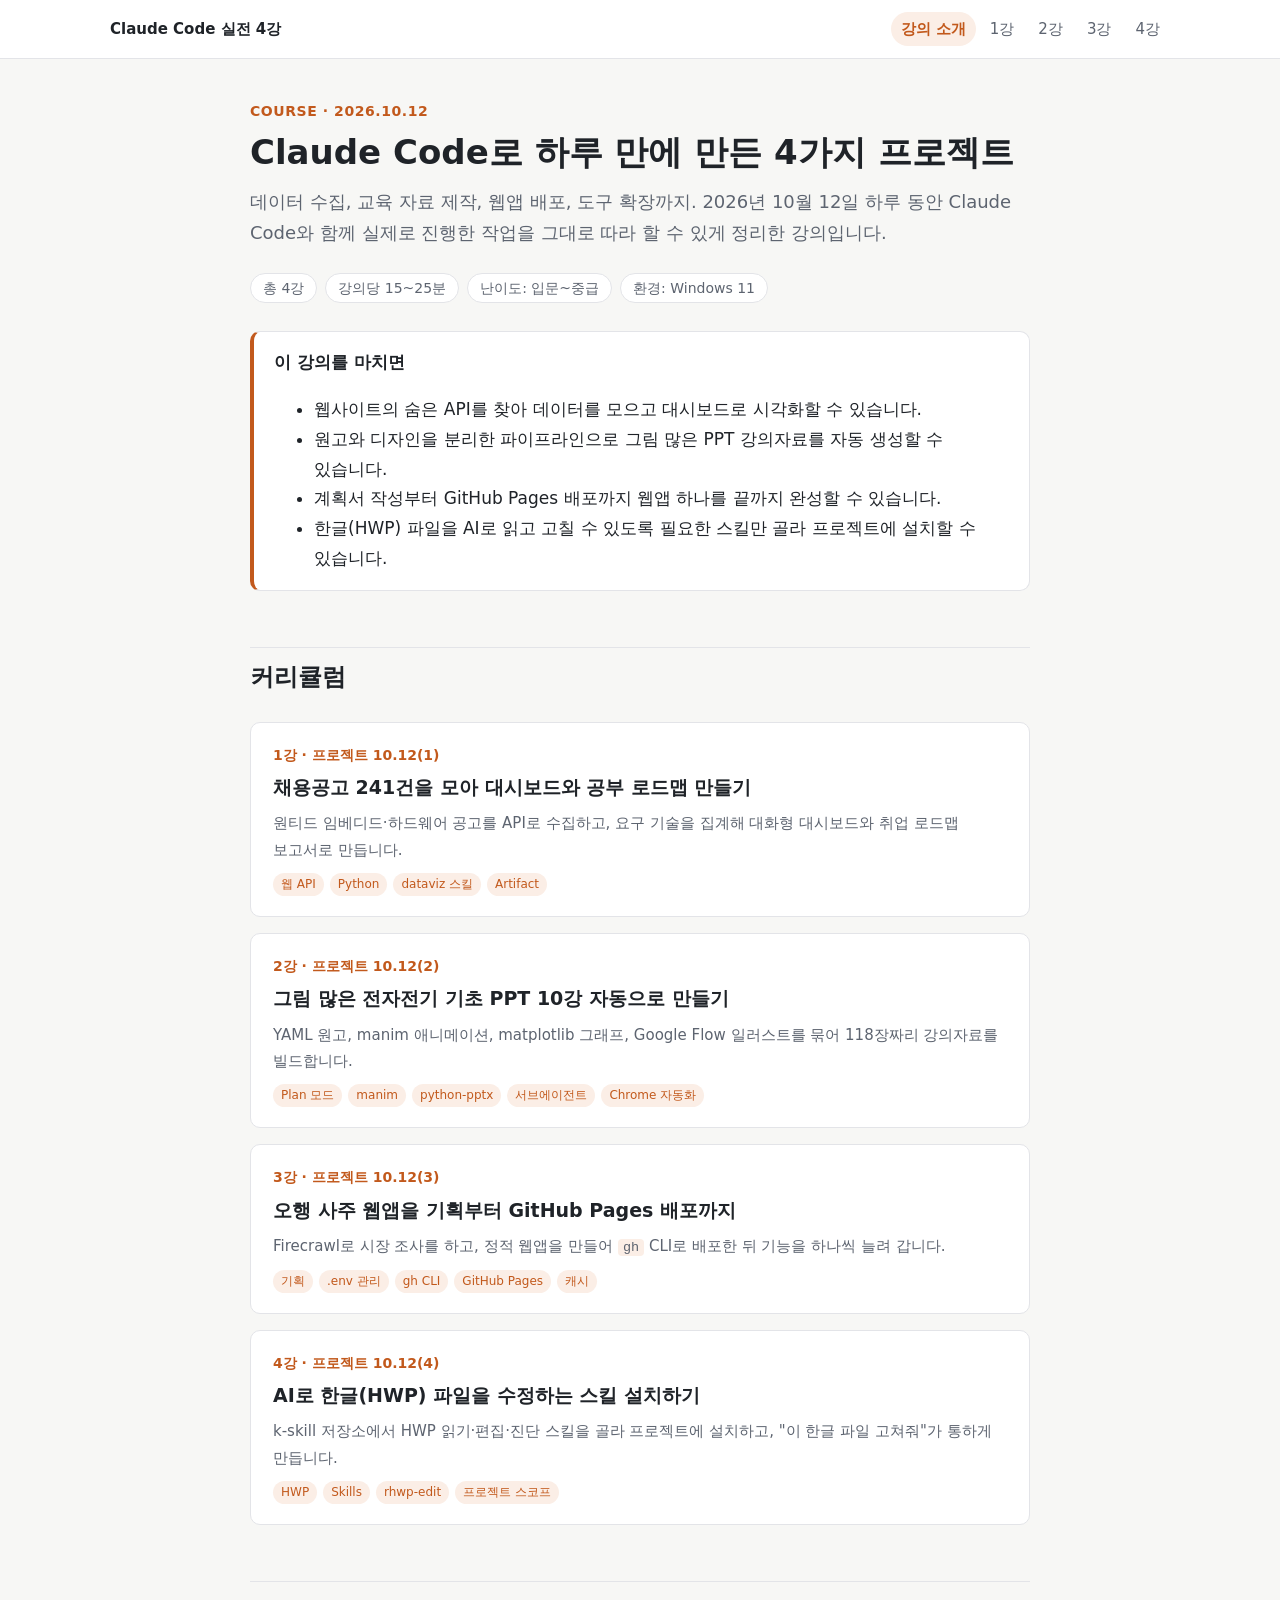
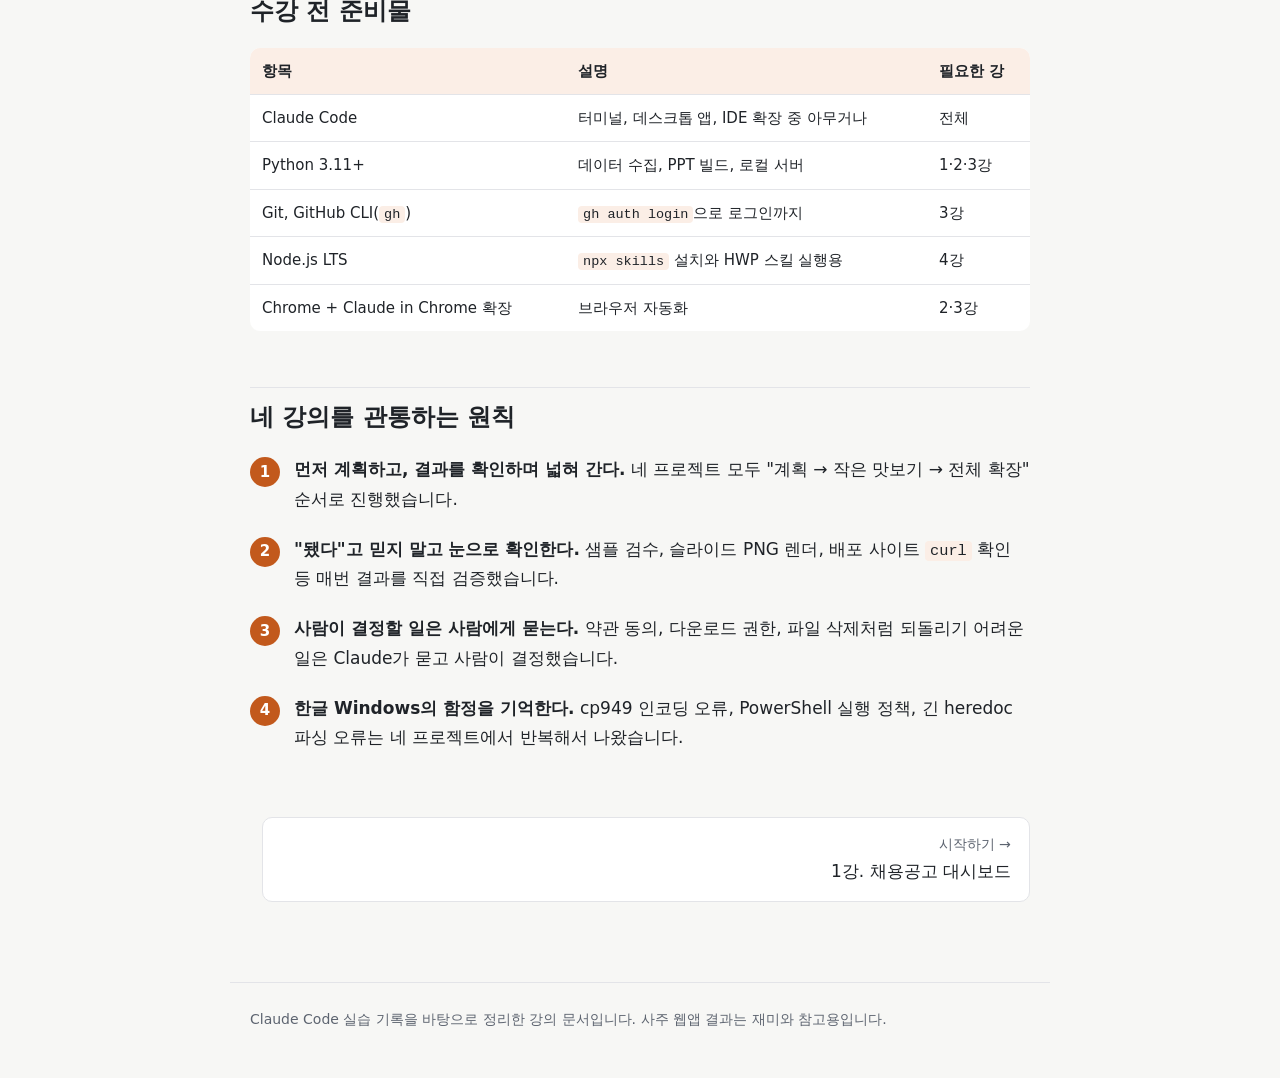
<file: index.html>
<!DOCTYPE html>
<html lang="ko">
<head>
  <meta charset="UTF-8">
  <meta name="viewport" content="width=device-width, initial-scale=1">
  <title>Claude Code로 하루 만에 만든 4가지 프로젝트</title>
  <meta name="description" content="채용공고 분석 대시보드, 전자전기 강의 PPT, 사주 웹앱 배포, 스킬 설치까지. Claude Code 실전 활용 온라인 강의.">
  <link rel="stylesheet" href="assets/style.css?v=1">
</head>
<body>
  <header class="topbar">
    <div class="topbar-inner">
      <a class="brand" href="index.html">Claude Code 실전 4강</a>
      <nav>
        <a href="index.html" aria-current="page">강의 소개</a>
        <a href="lesson1.html">1강</a>
        <a href="lesson2.html">2강</a>
        <a href="lesson3.html">3강</a>
        <a href="lesson4.html">4강</a>
      </nav>
    </div>
  </header>

  <main>
    <p class="eyebrow">COURSE · 2026.10.12</p>
    <h1>Claude Code로 하루 만에 만든 4가지 프로젝트</h1>
    <p class="lead">데이터 수집, 교육 자료 제작, 웹앱 배포, 도구 확장까지. 2026년 10월 12일 하루 동안 Claude Code와 함께 실제로 진행한 작업을 그대로 따라 할 수 있게 정리한 강의입니다.</p>

    <ul class="meta">
      <li>총 4강</li>
      <li>강의당 15~25분</li>
      <li>난이도: 입문~중급</li>
      <li>환경: Windows 11</li>
    </ul>

    <div class="box goals">
      <div class="box-title">이 강의를 마치면</div>
      <ul>
        <li>웹사이트의 숨은 API를 찾아 데이터를 모으고 대시보드로 시각화할 수 있습니다.</li>
        <li>원고와 디자인을 분리한 파이프라인으로 그림 많은 PPT 강의자료를 자동 생성할 수 있습니다.</li>
        <li>계획서 작성부터 GitHub Pages 배포까지 웹앱 하나를 끝까지 완성할 수 있습니다.</li>
        <li>한글(HWP) 파일을 AI로 읽고 고칠 수 있도록 필요한 스킬만 골라 프로젝트에 설치할 수 있습니다.</li>
      </ul>
    </div>

    <h2>커리큘럼</h2>
    <div class="cards">
      <a class="card" href="lesson1.html">
        <div class="num">1강 · 프로젝트 10.12(1)</div>
        <h3>채용공고 241건을 모아 대시보드와 공부 로드맵 만들기</h3>
        <p>원티드 임베디드·하드웨어 공고를 API로 수집하고, 요구 기술을 집계해 대화형 대시보드와 취업 로드맵 보고서로 만듭니다.</p>
        <div class="tags"><span>웹 API</span><span>Python</span><span>dataviz 스킬</span><span>Artifact</span></div>
      </a>
      <a class="card" href="lesson2.html">
        <div class="num">2강 · 프로젝트 10.12(2)</div>
        <h3>그림 많은 전자전기 기초 PPT 10강 자동으로 만들기</h3>
        <p>YAML 원고, manim 애니메이션, matplotlib 그래프, Google Flow 일러스트를 묶어 118장짜리 강의자료를 빌드합니다.</p>
        <div class="tags"><span>Plan 모드</span><span>manim</span><span>python-pptx</span><span>서브에이전트</span><span>Chrome 자동화</span></div>
      </a>
      <a class="card" href="lesson3.html">
        <div class="num">3강 · 프로젝트 10.12(3)</div>
        <h3>오행 사주 웹앱을 기획부터 GitHub Pages 배포까지</h3>
        <p>Firecrawl로 시장 조사를 하고, 정적 웹앱을 만들어 <code>gh</code> CLI로 배포한 뒤 기능을 하나씩 늘려 갑니다.</p>
        <div class="tags"><span>기획</span><span>.env 관리</span><span>gh CLI</span><span>GitHub Pages</span><span>캐시</span></div>
      </a>
      <a class="card" href="lesson4.html">
        <div class="num">4강 · 프로젝트 10.12(4)</div>
        <h3>AI로 한글(HWP) 파일을 수정하는 스킬 설치하기</h3>
        <p>k-skill 저장소에서 HWP 읽기·편집·진단 스킬을 골라 프로젝트에 설치하고, "이 한글 파일 고쳐줘"가 통하게 만듭니다.</p>
        <div class="tags"><span>HWP</span><span>Skills</span><span>rhwp-edit</span><span>프로젝트 스코프</span></div>
      </a>
    </div>

    <h2>수강 전 준비물</h2>
    <table>
      <thead><tr><th>항목</th><th>설명</th><th>필요한 강</th></tr></thead>
      <tbody>
        <tr><td>Claude Code</td><td>터미널, 데스크톱 앱, IDE 확장 중 아무거나</td><td>전체</td></tr>
        <tr><td>Python 3.11+</td><td>데이터 수집, PPT 빌드, 로컬 서버</td><td>1·2·3강</td></tr>
        <tr><td>Git, GitHub CLI(<code>gh</code>)</td><td><code>gh auth login</code>으로 로그인까지</td><td>3강</td></tr>
        <tr><td>Node.js LTS</td><td><code>npx skills</code> 설치와 HWP 스킬 실행용</td><td>4강</td></tr>
        <tr><td>Chrome + Claude in Chrome 확장</td><td>브라우저 자동화</td><td>2·3강</td></tr>
      </tbody>
    </table>

    <h2>네 강의를 관통하는 원칙</h2>
    <ol class="steps">
      <li><strong>먼저 계획하고, 결과를 확인하며 넓혀 간다.</strong> 네 프로젝트 모두 "계획 → 작은 맛보기 → 전체 확장" 순서로 진행했습니다.</li>
      <li><strong>"됐다"고 믿지 말고 눈으로 확인한다.</strong> 샘플 검수, 슬라이드 PNG 렌더, 배포 사이트 <code>curl</code> 확인 등 매번 결과를 직접 검증했습니다.</li>
      <li><strong>사람이 결정할 일은 사람에게 묻는다.</strong> 약관 동의, 다운로드 권한, 파일 삭제처럼 되돌리기 어려운 일은 Claude가 묻고 사람이 결정했습니다.</li>
      <li><strong>한글 Windows의 함정을 기억한다.</strong> cp949 인코딩 오류, PowerShell 실행 정책, 긴 heredoc 파싱 오류는 네 프로젝트에서 반복해서 나왔습니다.</li>
    </ol>

    <div class="pager">
      <span></span>
      <a class="next" href="lesson1.html"><small>시작하기 →</small>1강. 채용공고 대시보드</a>
    </div>
  </main>

  <footer>
    Claude Code 실습 기록을 바탕으로 정리한 강의 문서입니다. 사주 웹앱 결과는 재미와 참고용입니다.
  </footer>
</body>
</html>
</file>
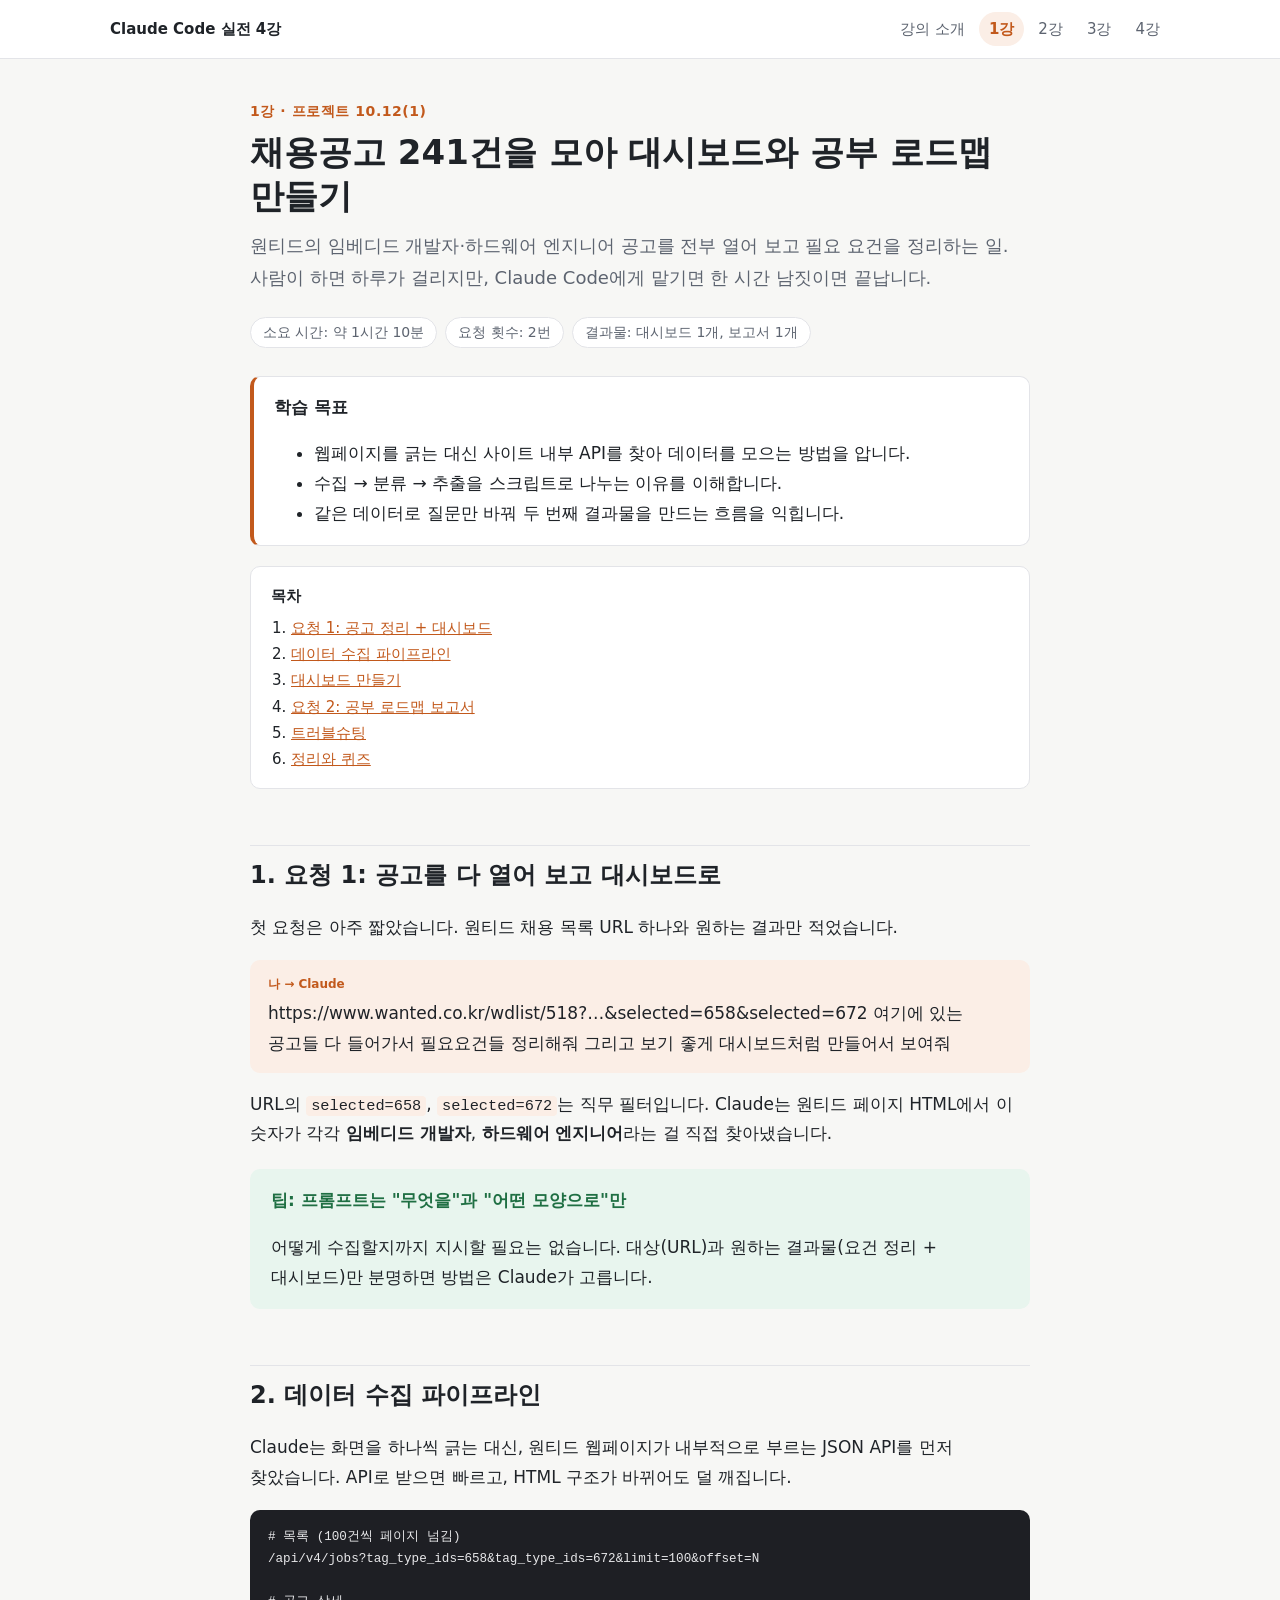
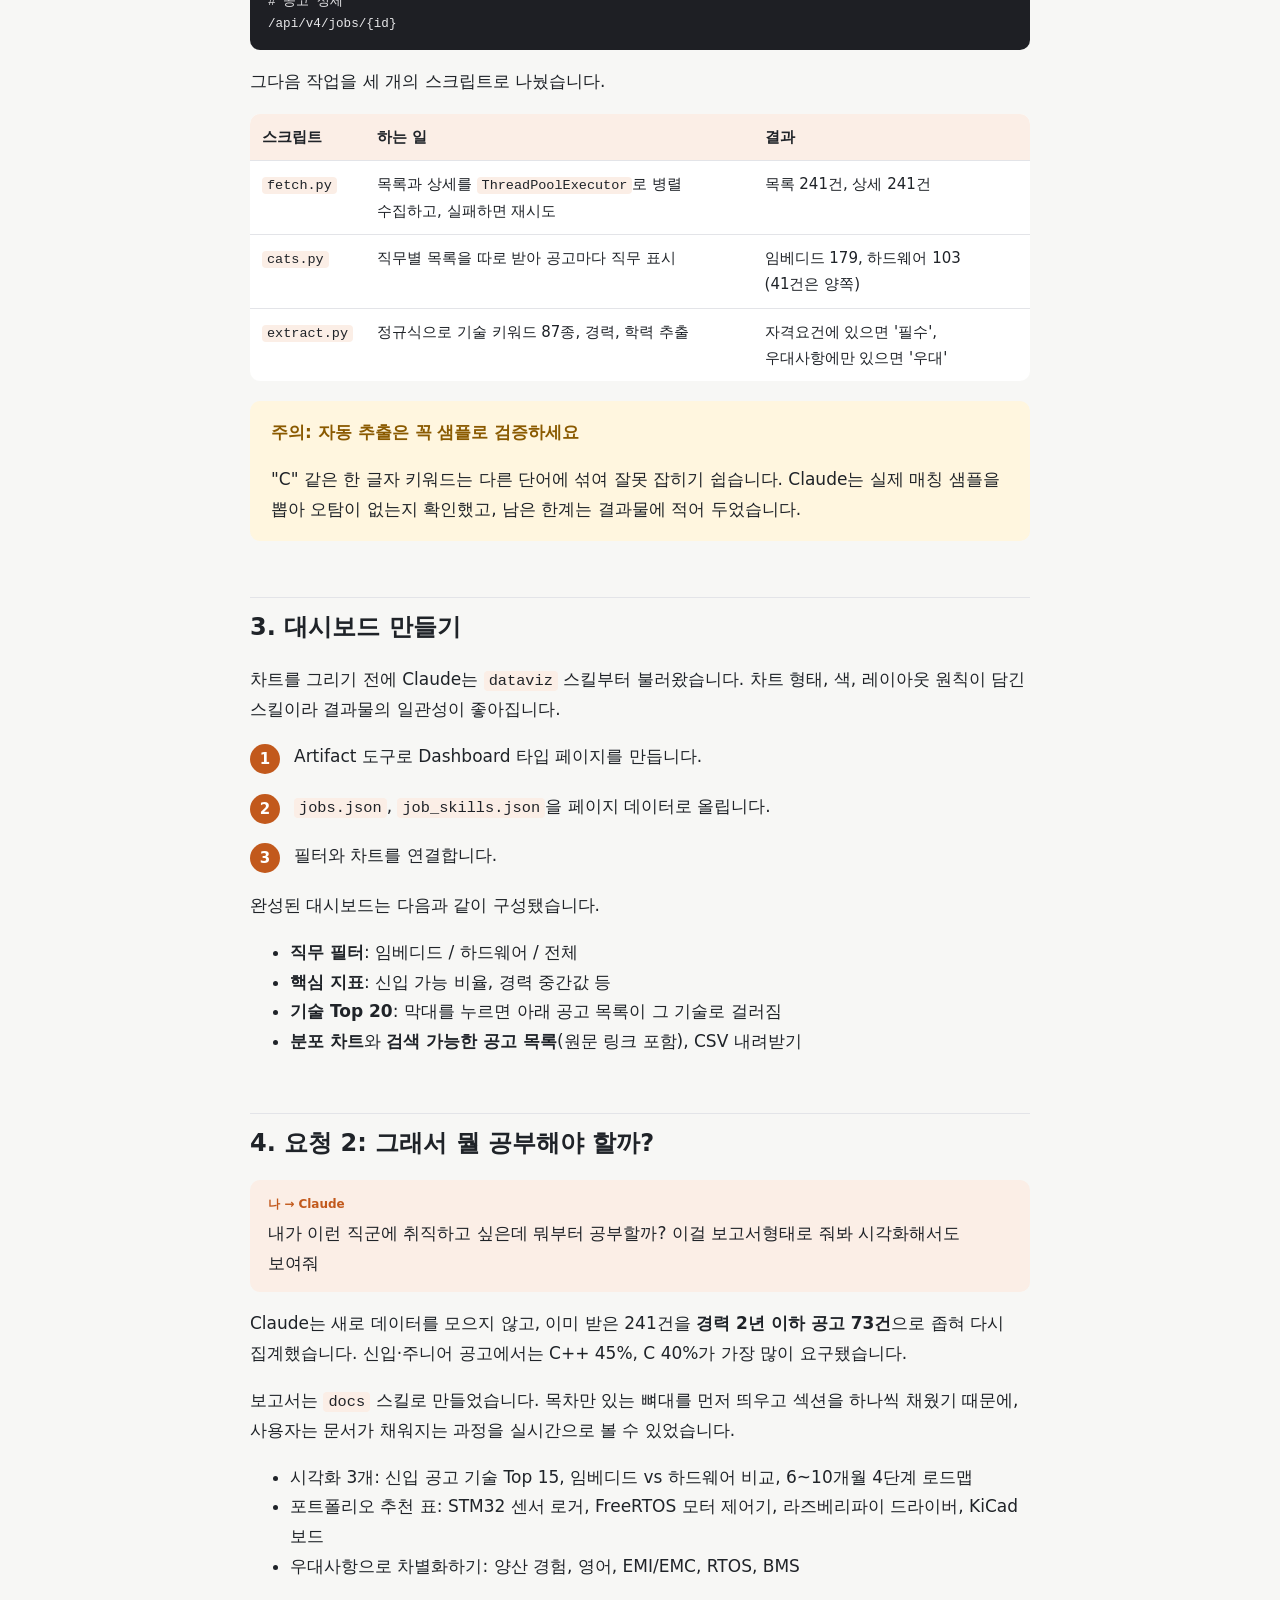
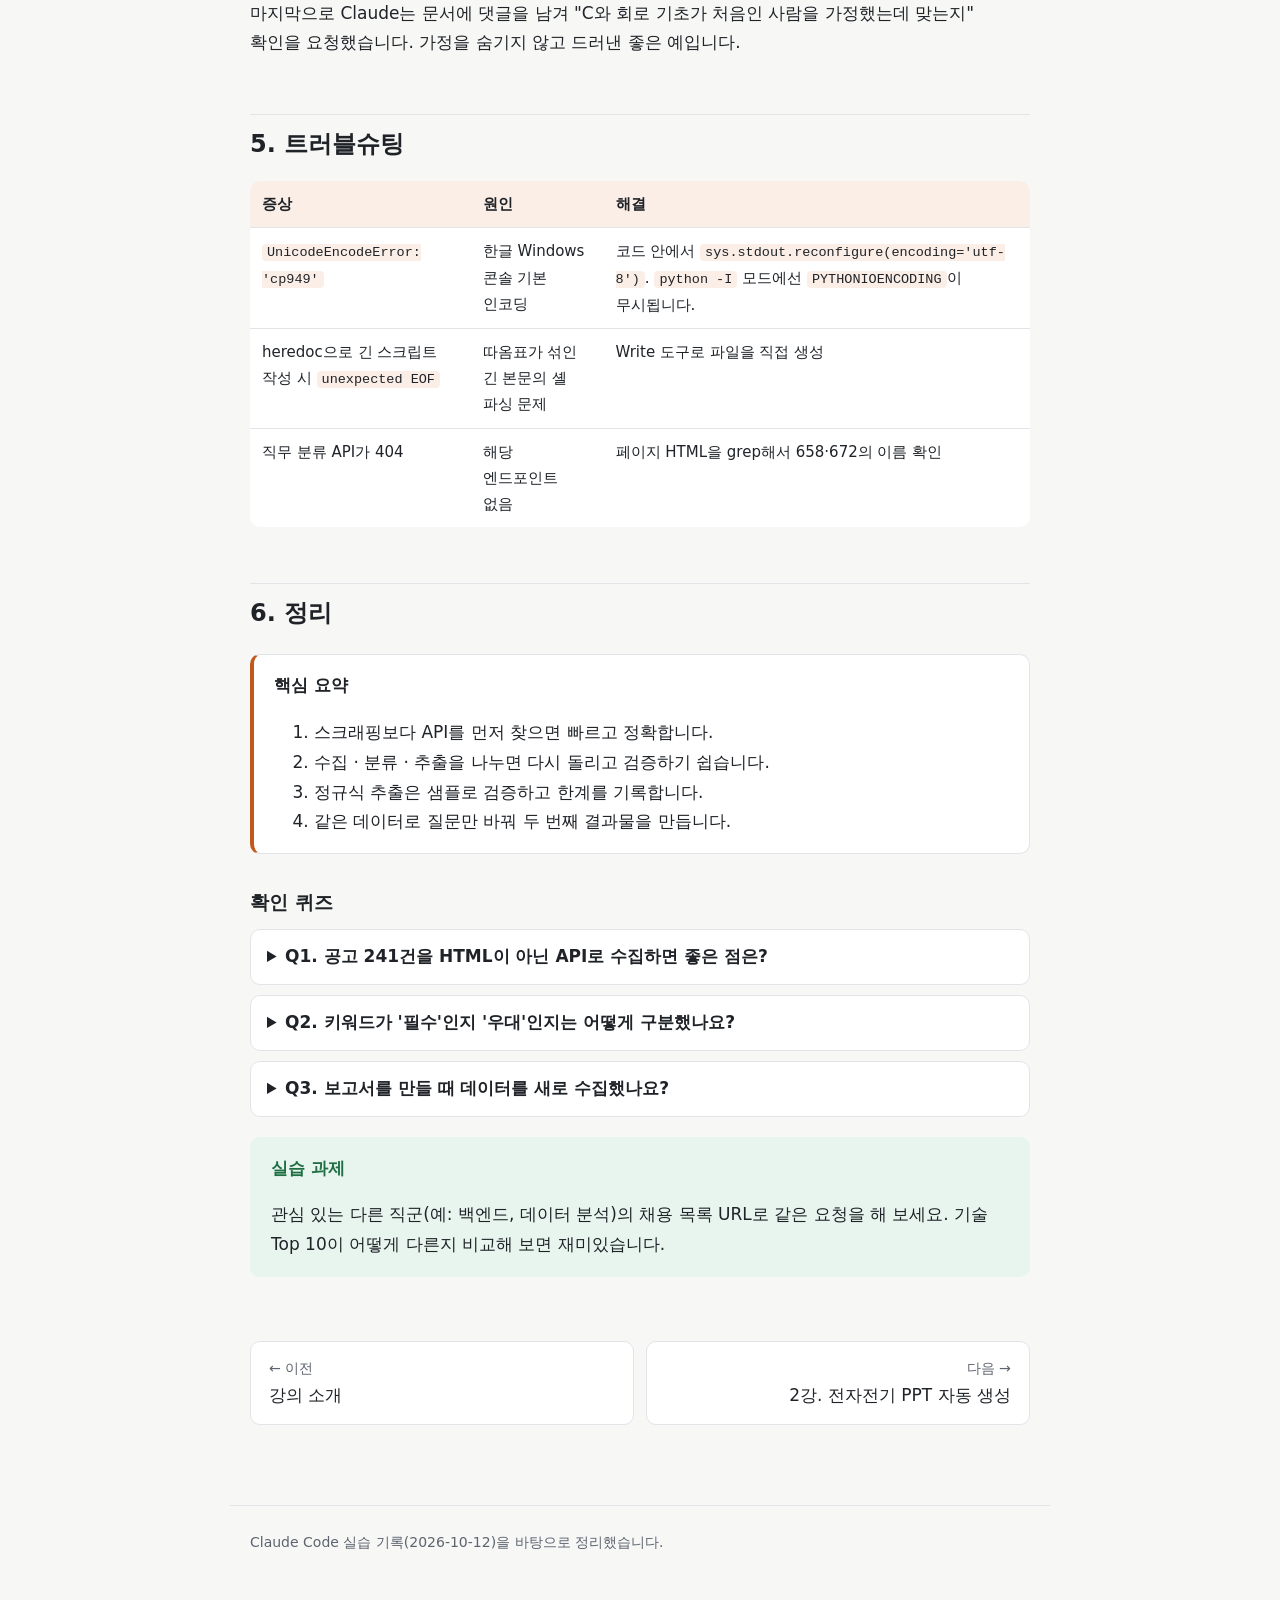
<file: lesson1.html>
<!DOCTYPE html>
<html lang="ko">
<head>
  <meta charset="UTF-8">
  <meta name="viewport" content="width=device-width, initial-scale=1">
  <title>1강. 채용공고 241건으로 대시보드와 공부 로드맵 만들기</title>
  <link rel="stylesheet" href="assets/style.css?v=1">
</head>
<body>
  <header class="topbar">
    <div class="topbar-inner">
      <a class="brand" href="index.html">Claude Code 실전 4강</a>
      <nav>
        <a href="index.html">강의 소개</a>
        <a href="lesson1.html" aria-current="page">1강</a>
        <a href="lesson2.html">2강</a>
        <a href="lesson3.html">3강</a>
        <a href="lesson4.html">4강</a>
      </nav>
    </div>
  </header>

  <main>
    <p class="eyebrow">1강 · 프로젝트 10.12(1)</p>
    <h1>채용공고 241건을 모아 대시보드와 공부 로드맵 만들기</h1>
    <p class="lead">원티드의 임베디드 개발자·하드웨어 엔지니어 공고를 전부 열어 보고 필요 요건을 정리하는 일. 사람이 하면 하루가 걸리지만, Claude Code에게 맡기면 한 시간 남짓이면 끝납니다.</p>

    <ul class="meta">
      <li>소요 시간: 약 1시간 10분</li>
      <li>요청 횟수: 2번</li>
      <li>결과물: 대시보드 1개, 보고서 1개</li>
    </ul>

    <div class="box goals">
      <div class="box-title">학습 목표</div>
      <ul>
        <li>웹페이지를 긁는 대신 사이트 내부 API를 찾아 데이터를 모으는 방법을 압니다.</li>
        <li>수집 → 분류 → 추출을 스크립트로 나누는 이유를 이해합니다.</li>
        <li>같은 데이터로 질문만 바꿔 두 번째 결과물을 만드는 흐름을 익힙니다.</li>
      </ul>
    </div>

    <div class="box toc">
      <div class="box-title">목차</div>
      <ol>
        <li><a href="#s1">요청 1: 공고 정리 + 대시보드</a></li>
        <li><a href="#s2">데이터 수집 파이프라인</a></li>
        <li><a href="#s3">대시보드 만들기</a></li>
        <li><a href="#s4">요청 2: 공부 로드맵 보고서</a></li>
        <li><a href="#s5">트러블슈팅</a></li>
        <li><a href="#s6">정리와 퀴즈</a></li>
      </ol>
    </div>

    <h2 id="s1">1. 요청 1: 공고를 다 열어 보고 대시보드로</h2>
    <p>첫 요청은 아주 짧았습니다. 원티드 채용 목록 URL 하나와 원하는 결과만 적었습니다.</p>
    <div class="prompt"><p>https://www.wanted.co.kr/wdlist/518?…&amp;selected=658&amp;selected=672 여기에 있는 공고들 다 들어가서 필요요건들 정리해줘 그리고 보기 좋게 대시보드처럼 만들어서 보여줘</p></div>
    <p>URL의 <code>selected=658</code>, <code>selected=672</code>는 직무 필터입니다. Claude는 원티드 페이지 HTML에서 이 숫자가 각각 <strong>임베디드 개발자</strong>, <strong>하드웨어 엔지니어</strong>라는 걸 직접 찾아냈습니다.</p>

    <div class="box tip">
      <div class="box-title">팁: 프롬프트는 "무엇을"과 "어떤 모양으로"만</div>
      <p>어떻게 수집할지까지 지시할 필요는 없습니다. 대상(URL)과 원하는 결과물(요건 정리 + 대시보드)만 분명하면 방법은 Claude가 고릅니다.</p>
    </div>

    <h2 id="s2">2. 데이터 수집 파이프라인</h2>
    <p>Claude는 화면을 하나씩 긁는 대신, 원티드 웹페이지가 내부적으로 부르는 JSON API를 먼저 찾았습니다. API로 받으면 빠르고, HTML 구조가 바뀌어도 덜 깨집니다.</p>
    <pre><code># 목록 (100건씩 페이지 넘김)
/api/v4/jobs?tag_type_ids=658&amp;tag_type_ids=672&amp;limit=100&amp;offset=N

# 공고 상세
/api/v4/jobs/{id}</code></pre>

    <p>그다음 작업을 세 개의 스크립트로 나눴습니다.</p>
    <table>
      <thead><tr><th>스크립트</th><th>하는 일</th><th>결과</th></tr></thead>
      <tbody>
        <tr><td><code>fetch.py</code></td><td>목록과 상세를 <code>ThreadPoolExecutor</code>로 병렬 수집하고, 실패하면 재시도</td><td>목록 241건, 상세 241건</td></tr>
        <tr><td><code>cats.py</code></td><td>직무별 목록을 따로 받아 공고마다 직무 표시</td><td>임베디드 179, 하드웨어 103 (41건은 양쪽)</td></tr>
        <tr><td><code>extract.py</code></td><td>정규식으로 기술 키워드 87종, 경력, 학력 추출</td><td>자격요건에 있으면 '필수', 우대사항에만 있으면 '우대'</td></tr>
      </tbody>
    </table>

    <div class="box warn">
      <div class="box-title">주의: 자동 추출은 꼭 샘플로 검증하세요</div>
      <p>"C" 같은 한 글자 키워드는 다른 단어에 섞여 잘못 잡히기 쉽습니다. Claude는 실제 매칭 샘플을 뽑아 오탐이 없는지 확인했고, 남은 한계는 결과물에 적어 두었습니다.</p>
    </div>

    <h2 id="s3">3. 대시보드 만들기</h2>
    <p>차트를 그리기 전에 Claude는 <code>dataviz</code> 스킬부터 불러왔습니다. 차트 형태, 색, 레이아웃 원칙이 담긴 스킬이라 결과물의 일관성이 좋아집니다.</p>
    <ol class="steps">
      <li>Artifact 도구로 Dashboard 타입 페이지를 만듭니다.</li>
      <li><code>jobs.json</code>, <code>job_skills.json</code>을 페이지 데이터로 올립니다.</li>
      <li>필터와 차트를 연결합니다.</li>
    </ol>
    <p>완성된 대시보드는 다음과 같이 구성됐습니다.</p>
    <ul>
      <li><strong>직무 필터</strong>: 임베디드 / 하드웨어 / 전체</li>
      <li><strong>핵심 지표</strong>: 신입 가능 비율, 경력 중간값 등</li>
      <li><strong>기술 Top 20</strong>: 막대를 누르면 아래 공고 목록이 그 기술로 걸러짐</li>
      <li><strong>분포 차트</strong>와 <strong>검색 가능한 공고 목록</strong>(원문 링크 포함), CSV 내려받기</li>
    </ul>

    <h2 id="s4">4. 요청 2: 그래서 뭘 공부해야 할까?</h2>
    <div class="prompt"><p>내가 이런 직군에 취직하고 싶은데 뭐부터 공부할까? 이걸 보고서형태로 줘봐 시각화해서도 보여줘</p></div>
    <p>Claude는 새로 데이터를 모으지 않고, 이미 받은 241건을 <strong>경력 2년 이하 공고 73건</strong>으로 좁혀 다시 집계했습니다. 신입·주니어 공고에서는 C++ 45%, C 40%가 가장 많이 요구됐습니다.</p>
    <p>보고서는 <code>docs</code> 스킬로 만들었습니다. 목차만 있는 뼈대를 먼저 띄우고 섹션을 하나씩 채웠기 때문에, 사용자는 문서가 채워지는 과정을 실시간으로 볼 수 있었습니다.</p>
    <ul>
      <li>시각화 3개: 신입 공고 기술 Top 15, 임베디드 vs 하드웨어 비교, 6~10개월 4단계 로드맵</li>
      <li>포트폴리오 추천 표: STM32 센서 로거, FreeRTOS 모터 제어기, 라즈베리파이 드라이버, KiCad 보드</li>
      <li>우대사항으로 차별화하기: 양산 경험, 영어, EMI/EMC, RTOS, BMS</li>
    </ul>
    <p>마지막으로 Claude는 문서에 댓글을 남겨 "C와 회로 기초가 처음인 사람을 가정했는데 맞는지" 확인을 요청했습니다. 가정을 숨기지 않고 드러낸 좋은 예입니다.</p>

    <h2 id="s5">5. 트러블슈팅</h2>
    <table>
      <thead><tr><th>증상</th><th>원인</th><th>해결</th></tr></thead>
      <tbody>
        <tr><td><code>UnicodeEncodeError: 'cp949'</code></td><td>한글 Windows 콘솔 기본 인코딩</td><td>코드 안에서 <code>sys.stdout.reconfigure(encoding='utf-8')</code>. <code>python -I</code> 모드에선 <code>PYTHONIOENCODING</code>이 무시됩니다.</td></tr>
        <tr><td>heredoc으로 긴 스크립트 작성 시 <code>unexpected EOF</code></td><td>따옴표가 섞인 긴 본문의 셸 파싱 문제</td><td>Write 도구로 파일을 직접 생성</td></tr>
        <tr><td>직무 분류 API가 404</td><td>해당 엔드포인트 없음</td><td>페이지 HTML을 grep해서 658·672의 이름 확인</td></tr>
      </tbody>
    </table>

    <h2 id="s6">6. 정리</h2>
    <div class="box goals">
      <div class="box-title">핵심 요약</div>
      <ol>
        <li>스크래핑보다 API를 먼저 찾으면 빠르고 정확합니다.</li>
        <li>수집 · 분류 · 추출을 나누면 다시 돌리고 검증하기 쉽습니다.</li>
        <li>정규식 추출은 샘플로 검증하고 한계를 기록합니다.</li>
        <li>같은 데이터로 질문만 바꿔 두 번째 결과물을 만듭니다.</li>
      </ol>
    </div>

    <h3>확인 퀴즈</h3>
    <details>
      <summary>Q1. 공고 241건을 HTML이 아닌 API로 수집하면 좋은 점은?</summary>
      <p>구조화된 JSON이라 파싱이 쉽고, 화면 디자인이 바뀌어도 덜 깨지며, 병렬 요청으로 빠르게 모을 수 있습니다.</p>
    </details>
    <details>
      <summary>Q2. 키워드가 '필수'인지 '우대'인지는 어떻게 구분했나요?</summary>
      <p>자격요건 본문에 나오면 필수, 우대사항에만 나오면 우대로 셌습니다.</p>
    </details>
    <details>
      <summary>Q3. 보고서를 만들 때 데이터를 새로 수집했나요?</summary>
      <p>아니요. 기존 241건에서 경력 2년 이하 73건만 골라 다시 집계했습니다.</p>
    </details>

    <div class="box tip">
      <div class="box-title">실습 과제</div>
      <p>관심 있는 다른 직군(예: 백엔드, 데이터 분석)의 채용 목록 URL로 같은 요청을 해 보세요. 기술 Top 10이 어떻게 다른지 비교해 보면 재미있습니다.</p>
    </div>

    <div class="pager">
      <a href="index.html"><small>← 이전</small>강의 소개</a>
      <a class="next" href="lesson2.html"><small>다음 →</small>2강. 전자전기 PPT 자동 생성</a>
    </div>
  </main>

  <footer>Claude Code 실습 기록(2026-10-12)을 바탕으로 정리했습니다.</footer>
</body>
</html>
</file>
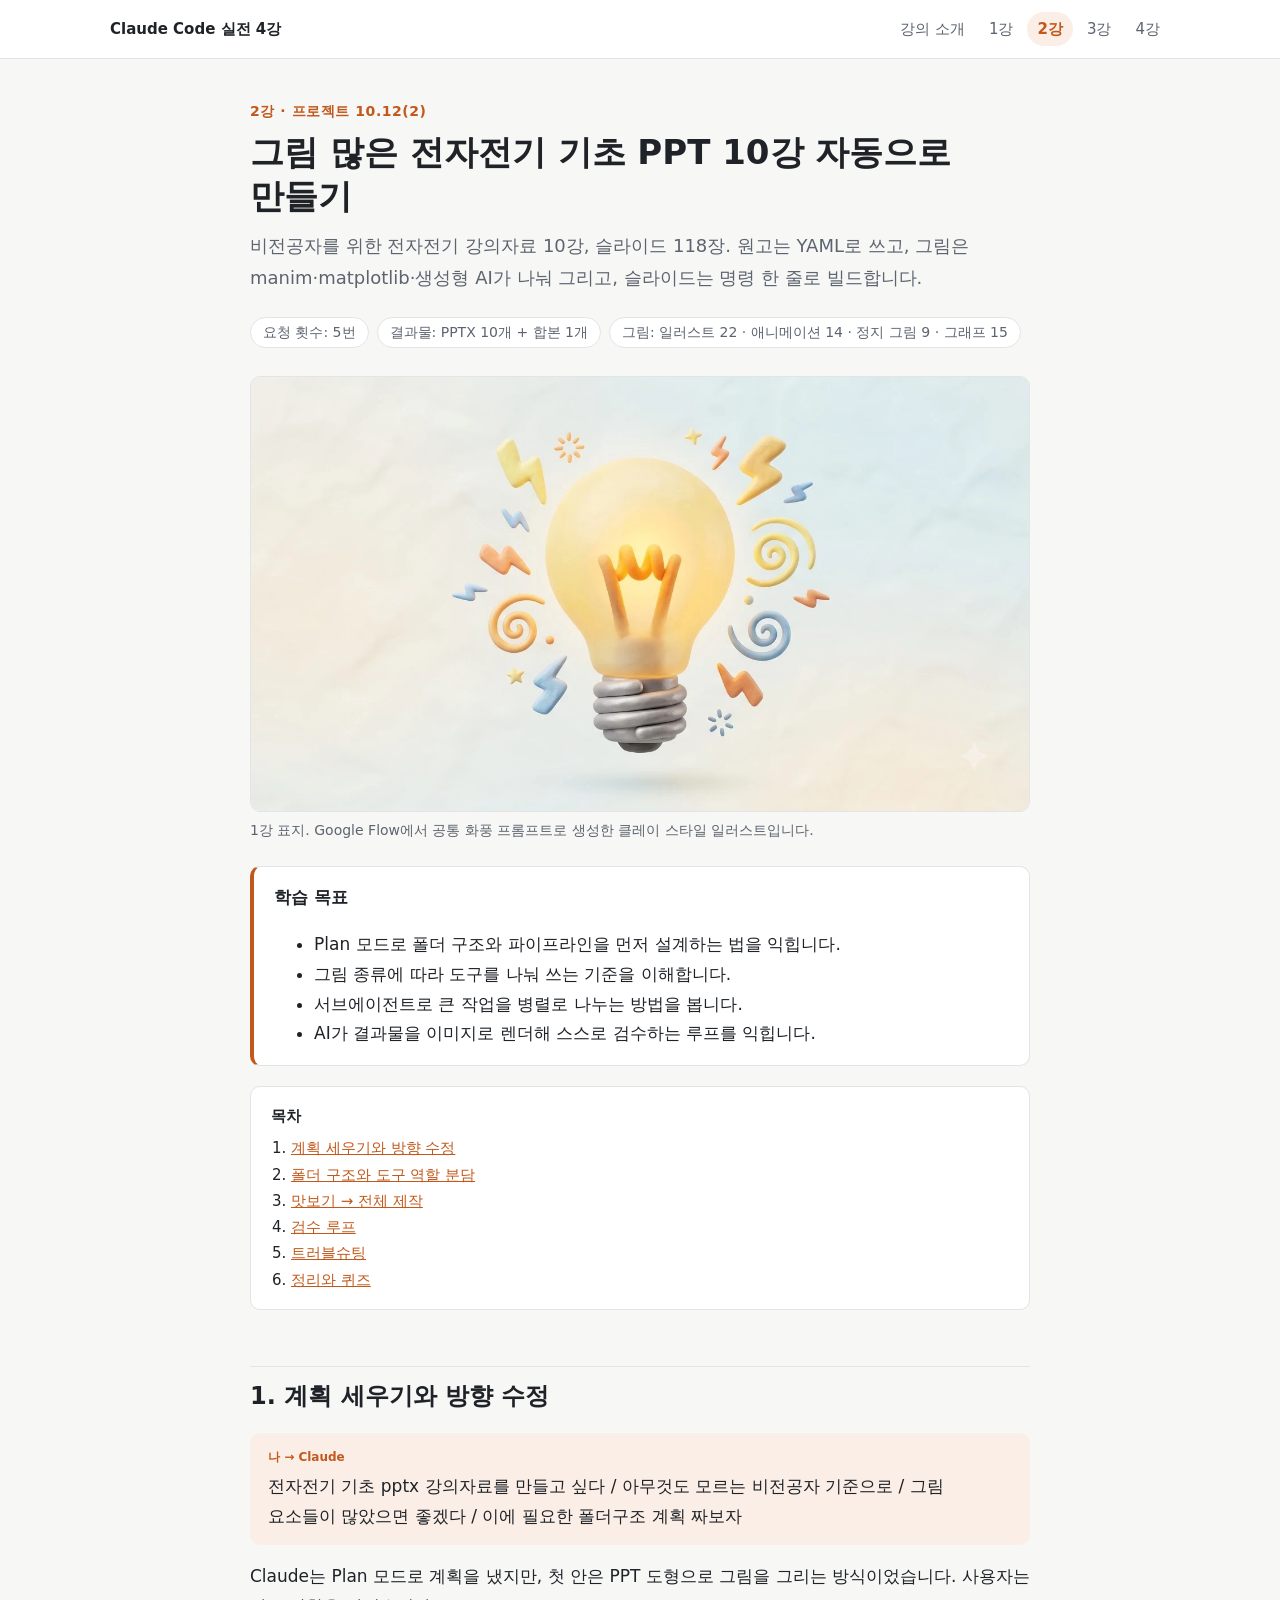
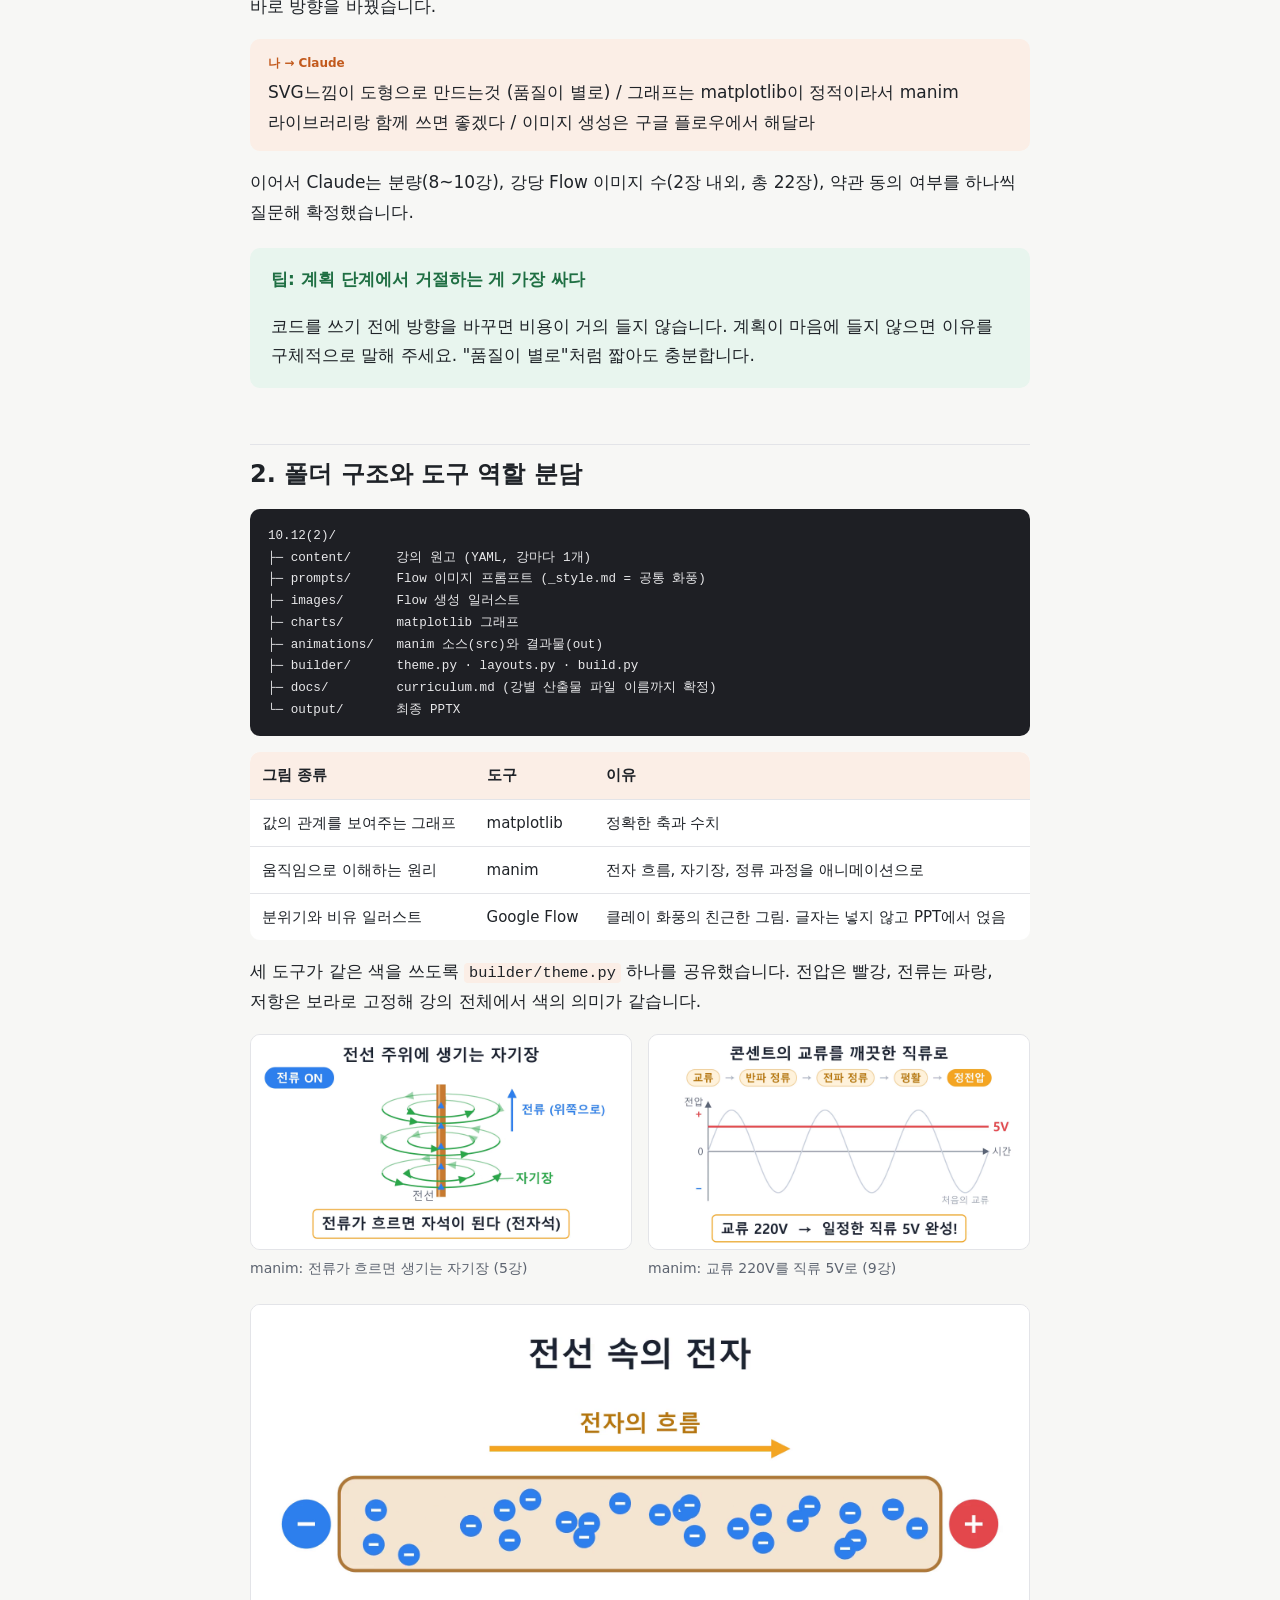
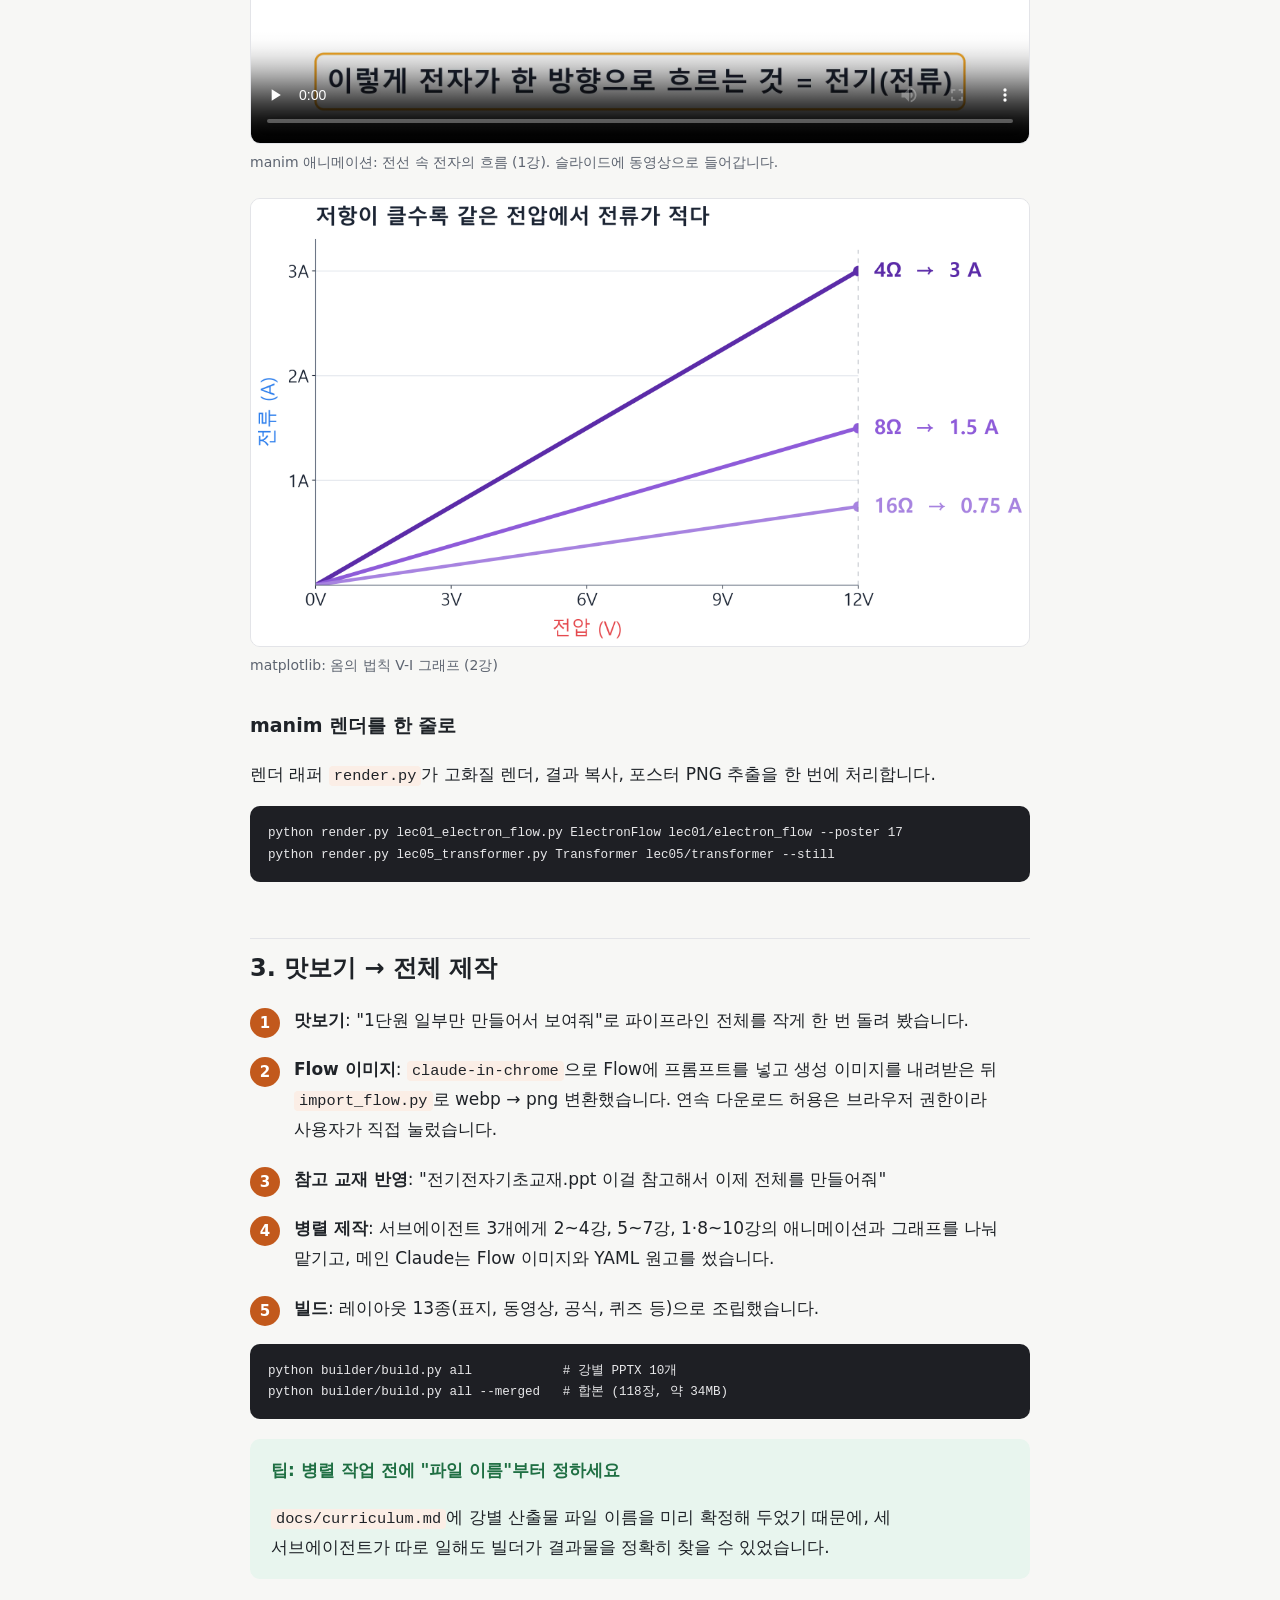
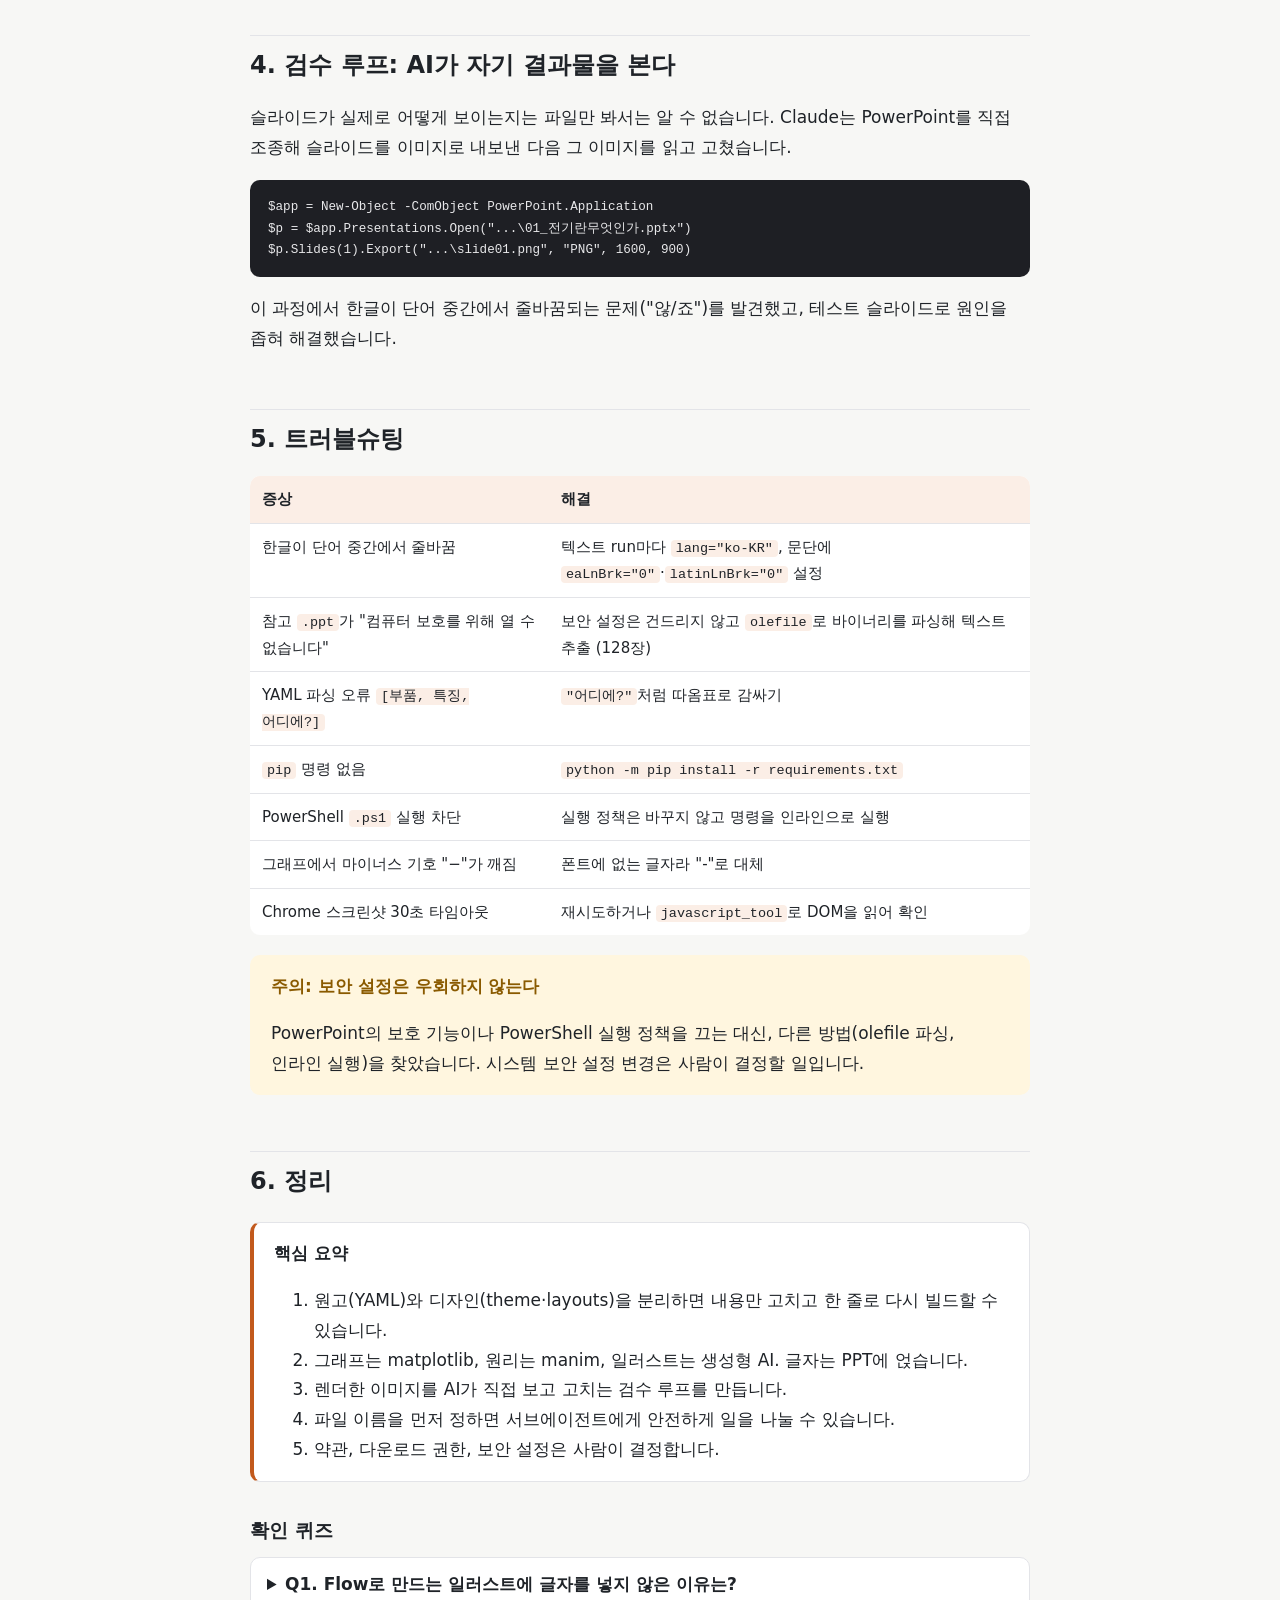
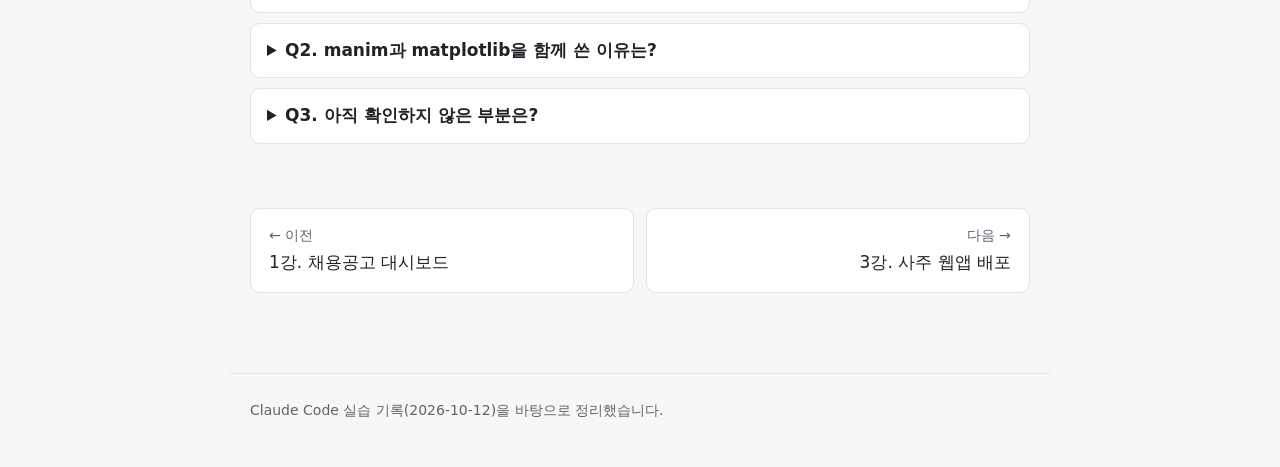
<file: lesson2.html>
<!DOCTYPE html>
<html lang="ko">
<head>
  <meta charset="UTF-8">
  <meta name="viewport" content="width=device-width, initial-scale=1">
  <title>2강. 그림 많은 전자전기 기초 PPT 10강 자동으로 만들기</title>
  <link rel="stylesheet" href="assets/style.css?v=1">
</head>
<body>
  <header class="topbar">
    <div class="topbar-inner">
      <a class="brand" href="index.html">Claude Code 실전 4강</a>
      <nav>
        <a href="index.html">강의 소개</a>
        <a href="lesson1.html">1강</a>
        <a href="lesson2.html" aria-current="page">2강</a>
        <a href="lesson3.html">3강</a>
        <a href="lesson4.html">4강</a>
      </nav>
    </div>
  </header>

  <main>
    <p class="eyebrow">2강 · 프로젝트 10.12(2)</p>
    <h1>그림 많은 전자전기 기초 PPT 10강 자동으로 만들기</h1>
    <p class="lead">비전공자를 위한 전자전기 강의자료 10강, 슬라이드 118장. 원고는 YAML로 쓰고, 그림은 manim·matplotlib·생성형 AI가 나눠 그리고, 슬라이드는 명령 한 줄로 빌드합니다.</p>

    <ul class="meta">
      <li>요청 횟수: 5번</li>
      <li>결과물: PPTX 10개 + 합본 1개</li>
      <li>그림: 일러스트 22 · 애니메이션 14 · 정지 그림 9 · 그래프 15</li>
    </ul>

    <figure>
      <img src="assets/img/lec2-flow-cover.png" alt="클레이 스타일로 만든 빛나는 전구 일러스트">
      <figcaption>1강 표지. Google Flow에서 공통 화풍 프롬프트로 생성한 클레이 스타일 일러스트입니다.</figcaption>
    </figure>

    <div class="box goals">
      <div class="box-title">학습 목표</div>
      <ul>
        <li>Plan 모드로 폴더 구조와 파이프라인을 먼저 설계하는 법을 익힙니다.</li>
        <li>그림 종류에 따라 도구를 나눠 쓰는 기준을 이해합니다.</li>
        <li>서브에이전트로 큰 작업을 병렬로 나누는 방법을 봅니다.</li>
        <li>AI가 결과물을 이미지로 렌더해 스스로 검수하는 루프를 익힙니다.</li>
      </ul>
    </div>

    <div class="box toc">
      <div class="box-title">목차</div>
      <ol>
        <li><a href="#s1">계획 세우기와 방향 수정</a></li>
        <li><a href="#s2">폴더 구조와 도구 역할 분담</a></li>
        <li><a href="#s3">맛보기 → 전체 제작</a></li>
        <li><a href="#s4">검수 루프</a></li>
        <li><a href="#s5">트러블슈팅</a></li>
        <li><a href="#s6">정리와 퀴즈</a></li>
      </ol>
    </div>

    <h2 id="s1">1. 계획 세우기와 방향 수정</h2>
    <div class="prompt"><p>전자전기 기초 pptx 강의자료를 만들고 싶다 / 아무것도 모르는 비전공자 기준으로 / 그림 요소들이 많았으면 좋겠다 / 이에 필요한 폴더구조 계획 짜보자</p></div>
    <p>Claude는 Plan 모드로 계획을 냈지만, 첫 안은 PPT 도형으로 그림을 그리는 방식이었습니다. 사용자는 바로 방향을 바꿨습니다.</p>
    <div class="prompt"><p>SVG느낌이 도형으로 만드는것 (품질이 별로) / 그래프는 matplotlib이 정적이라서 manim 라이브러리랑 함께 쓰면 좋겠다 / 이미지 생성은 구글 플로우에서 해달라</p></div>
    <p>이어서 Claude는 분량(8~10강), 강당 Flow 이미지 수(2장 내외, 총 22장), 약관 동의 여부를 하나씩 질문해 확정했습니다.</p>

    <div class="box tip">
      <div class="box-title">팁: 계획 단계에서 거절하는 게 가장 싸다</div>
      <p>코드를 쓰기 전에 방향을 바꾸면 비용이 거의 들지 않습니다. 계획이 마음에 들지 않으면 이유를 구체적으로 말해 주세요. "품질이 별로"처럼 짧아도 충분합니다.</p>
    </div>

    <h2 id="s2">2. 폴더 구조와 도구 역할 분담</h2>
    <pre><code>10.12(2)/
├─ content/      강의 원고 (YAML, 강마다 1개)
├─ prompts/      Flow 이미지 프롬프트 (_style.md = 공통 화풍)
├─ images/       Flow 생성 일러스트
├─ charts/       matplotlib 그래프
├─ animations/   manim 소스(src)와 결과물(out)
├─ builder/      theme.py · layouts.py · build.py
├─ docs/         curriculum.md (강별 산출물 파일 이름까지 확정)
└─ output/       최종 PPTX</code></pre>

    <table>
      <thead><tr><th>그림 종류</th><th>도구</th><th>이유</th></tr></thead>
      <tbody>
        <tr><td>값의 관계를 보여주는 그래프</td><td>matplotlib</td><td>정확한 축과 수치</td></tr>
        <tr><td>움직임으로 이해하는 원리</td><td>manim</td><td>전자 흐름, 자기장, 정류 과정을 애니메이션으로</td></tr>
        <tr><td>분위기와 비유 일러스트</td><td>Google Flow</td><td>클레이 화풍의 친근한 그림. 글자는 넣지 않고 PPT에서 얹음</td></tr>
      </tbody>
    </table>

    <p>세 도구가 같은 색을 쓰도록 <code>builder/theme.py</code> 하나를 공유했습니다. 전압은 빨강, 전류는 파랑, 저항은 보라로 고정해 강의 전체에서 색의 의미가 같습니다.</p>

    <div class="grid-2">
      <figure>
        <img src="assets/img/lec2-manim-wire-field.png" alt="전선 주위에 생기는 자기장 manim 그림">
        <figcaption>manim: 전류가 흐르면 생기는 자기장 (5강)</figcaption>
      </figure>
      <figure>
        <img src="assets/img/lec2-manim-rectify.png" alt="교류를 직류 5V로 바꾸는 과정 manim 그림">
        <figcaption>manim: 교류 220V를 직류 5V로 (9강)</figcaption>
      </figure>
    </div>

    <figure>
      <video controls preload="none" poster="assets/img/lec2-electron-flow-poster.png">
        <source src="assets/video/lec2-electron-flow.mp4" type="video/mp4">
      </video>
      <figcaption>manim 애니메이션: 전선 속 전자의 흐름 (1강). 슬라이드에 동영상으로 들어갑니다.</figcaption>
    </figure>

    <figure>
      <img src="assets/img/lec2-matplotlib-ohm.png" alt="옴의 법칙 전압-전류 그래프">
      <figcaption>matplotlib: 옴의 법칙 V-I 그래프 (2강)</figcaption>
    </figure>

    <h3>manim 렌더를 한 줄로</h3>
    <p>렌더 래퍼 <code>render.py</code>가 고화질 렌더, 결과 복사, 포스터 PNG 추출을 한 번에 처리합니다.</p>
    <pre><code>python render.py lec01_electron_flow.py ElectronFlow lec01/electron_flow --poster 17
python render.py lec05_transformer.py Transformer lec05/transformer --still</code></pre>

    <h2 id="s3">3. 맛보기 → 전체 제작</h2>
    <ol class="steps">
      <li><strong>맛보기</strong>: "1단원 일부만 만들어서 보여줘"로 파이프라인 전체를 작게 한 번 돌려 봤습니다.</li>
      <li><strong>Flow 이미지</strong>: <code>claude-in-chrome</code>으로 Flow에 프롬프트를 넣고 생성 이미지를 내려받은 뒤 <code>import_flow.py</code>로 webp → png 변환했습니다. 연속 다운로드 허용은 브라우저 권한이라 사용자가 직접 눌렀습니다.</li>
      <li><strong>참고 교재 반영</strong>: "전기전자기초교재.ppt 이걸 참고해서 이제 전체를 만들어줘"</li>
      <li><strong>병렬 제작</strong>: 서브에이전트 3개에게 2~4강, 5~7강, 1·8~10강의 애니메이션과 그래프를 나눠 맡기고, 메인 Claude는 Flow 이미지와 YAML 원고를 썼습니다.</li>
      <li><strong>빌드</strong>: 레이아웃 13종(표지, 동영상, 공식, 퀴즈 등)으로 조립했습니다.</li>
    </ol>
    <pre><code>python builder/build.py all            # 강별 PPTX 10개
python builder/build.py all --merged   # 합본 (118장, 약 34MB)</code></pre>

    <div class="box tip">
      <div class="box-title">팁: 병렬 작업 전에 "파일 이름"부터 정하세요</div>
      <p><code>docs/curriculum.md</code>에 강별 산출물 파일 이름을 미리 확정해 두었기 때문에, 세 서브에이전트가 따로 일해도 빌더가 결과물을 정확히 찾을 수 있었습니다.</p>
    </div>

    <h2 id="s4">4. 검수 루프: AI가 자기 결과물을 본다</h2>
    <p>슬라이드가 실제로 어떻게 보이는지는 파일만 봐서는 알 수 없습니다. Claude는 PowerPoint를 직접 조종해 슬라이드를 이미지로 내보낸 다음 그 이미지를 읽고 고쳤습니다.</p>
    <pre><code>$app = New-Object -ComObject PowerPoint.Application
$p = $app.Presentations.Open("...\01_전기란무엇인가.pptx")
$p.Slides(1).Export("...\slide01.png", "PNG", 1600, 900)</code></pre>
    <p>이 과정에서 한글이 단어 중간에서 줄바꿈되는 문제("않/죠")를 발견했고, 테스트 슬라이드로 원인을 좁혀 해결했습니다.</p>

    <h2 id="s5">5. 트러블슈팅</h2>
    <table>
      <thead><tr><th>증상</th><th>해결</th></tr></thead>
      <tbody>
        <tr><td>한글이 단어 중간에서 줄바꿈</td><td>텍스트 run마다 <code>lang="ko-KR"</code>, 문단에 <code>eaLnBrk="0"</code>·<code>latinLnBrk="0"</code> 설정</td></tr>
        <tr><td>참고 <code>.ppt</code>가 "컴퓨터 보호를 위해 열 수 없습니다"</td><td>보안 설정은 건드리지 않고 <code>olefile</code>로 바이너리를 파싱해 텍스트 추출 (128장)</td></tr>
        <tr><td>YAML 파싱 오류 <code>[부품, 특징, 어디에?]</code></td><td><code>"어디에?"</code>처럼 따옴표로 감싸기</td></tr>
        <tr><td><code>pip</code> 명령 없음</td><td><code>python -m pip install -r requirements.txt</code></td></tr>
        <tr><td>PowerShell <code>.ps1</code> 실행 차단</td><td>실행 정책은 바꾸지 않고 명령을 인라인으로 실행</td></tr>
        <tr><td>그래프에서 마이너스 기호 "−"가 깨짐</td><td>폰트에 없는 글자라 "-"로 대체</td></tr>
        <tr><td>Chrome 스크린샷 30초 타임아웃</td><td>재시도하거나 <code>javascript_tool</code>로 DOM을 읽어 확인</td></tr>
      </tbody>
    </table>

    <div class="box warn">
      <div class="box-title">주의: 보안 설정은 우회하지 않는다</div>
      <p>PowerPoint의 보호 기능이나 PowerShell 실행 정책을 끄는 대신, 다른 방법(olefile 파싱, 인라인 실행)을 찾았습니다. 시스템 보안 설정 변경은 사람이 결정할 일입니다.</p>
    </div>

    <h2 id="s6">6. 정리</h2>
    <div class="box goals">
      <div class="box-title">핵심 요약</div>
      <ol>
        <li>원고(YAML)와 디자인(theme·layouts)을 분리하면 내용만 고치고 한 줄로 다시 빌드할 수 있습니다.</li>
        <li>그래프는 matplotlib, 원리는 manim, 일러스트는 생성형 AI. 글자는 PPT에 얹습니다.</li>
        <li>렌더한 이미지를 AI가 직접 보고 고치는 검수 루프를 만듭니다.</li>
        <li>파일 이름을 먼저 정하면 서브에이전트에게 안전하게 일을 나눌 수 있습니다.</li>
        <li>약관, 다운로드 권한, 보안 설정은 사람이 결정합니다.</li>
      </ol>
    </div>

    <h3>확인 퀴즈</h3>
    <details>
      <summary>Q1. Flow로 만드는 일러스트에 글자를 넣지 않은 이유는?</summary>
      <p>생성형 이미지의 글자는 자주 깨지고 고치기 어렵습니다. 글자는 PPT 텍스트로 얹어야 수정과 번역이 쉽습니다.</p>
    </details>
    <details>
      <summary>Q2. manim과 matplotlib을 함께 쓴 이유는?</summary>
      <p>matplotlib 그래프는 정적이라 "흐름"이나 "변화"를 보여 주기 어렵습니다. 움직임이 핵심인 원리는 manim 애니메이션으로 설명합니다.</p>
    </details>
    <details>
      <summary>Q3. 아직 확인하지 않은 부분은?</summary>
      <p>슬라이드는 정지 이미지로만 검수했습니다. 슬라이드쇼에서 동영상이 실제로 재생되는지는 사람이 직접 확인해야 합니다.</p>
    </details>

    <div class="pager">
      <a href="lesson1.html"><small>← 이전</small>1강. 채용공고 대시보드</a>
      <a class="next" href="lesson3.html"><small>다음 →</small>3강. 사주 웹앱 배포</a>
    </div>
  </main>

  <footer>Claude Code 실습 기록(2026-10-12)을 바탕으로 정리했습니다.</footer>
</body>
</html>
</file>
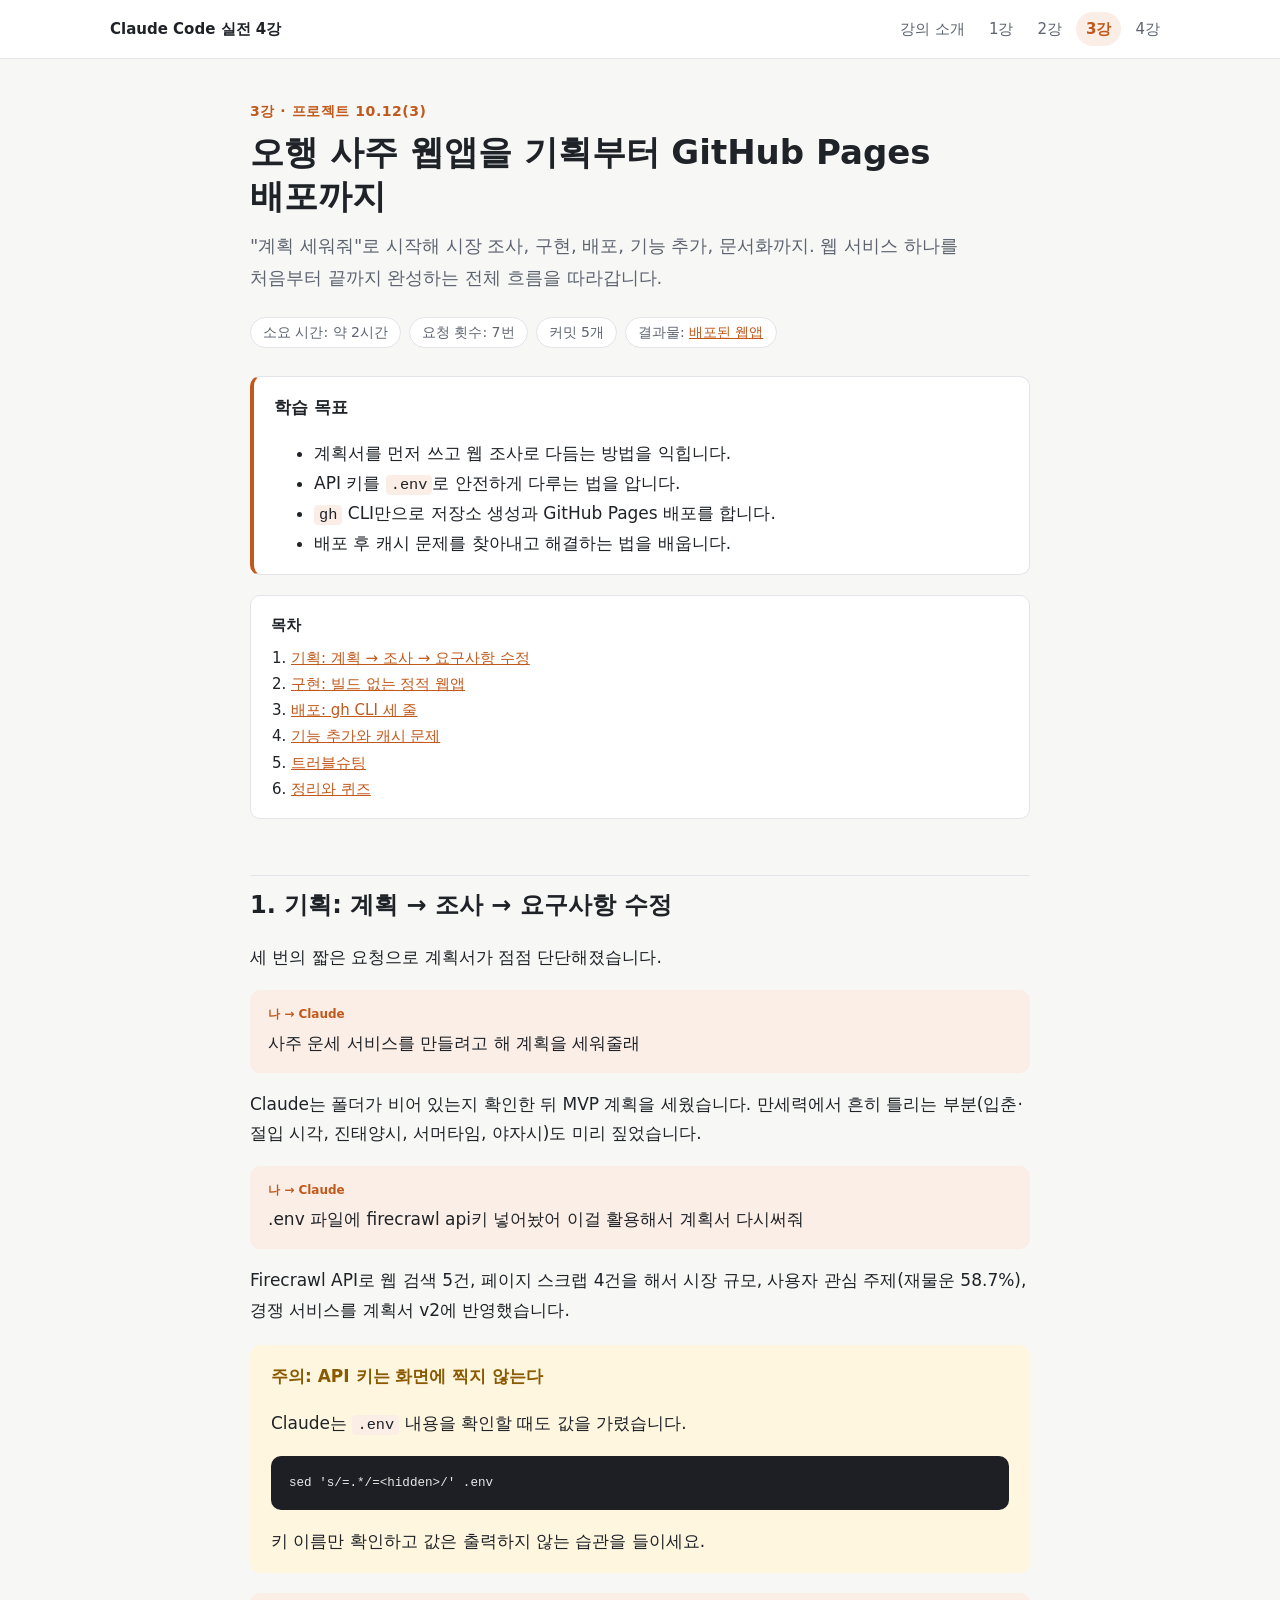
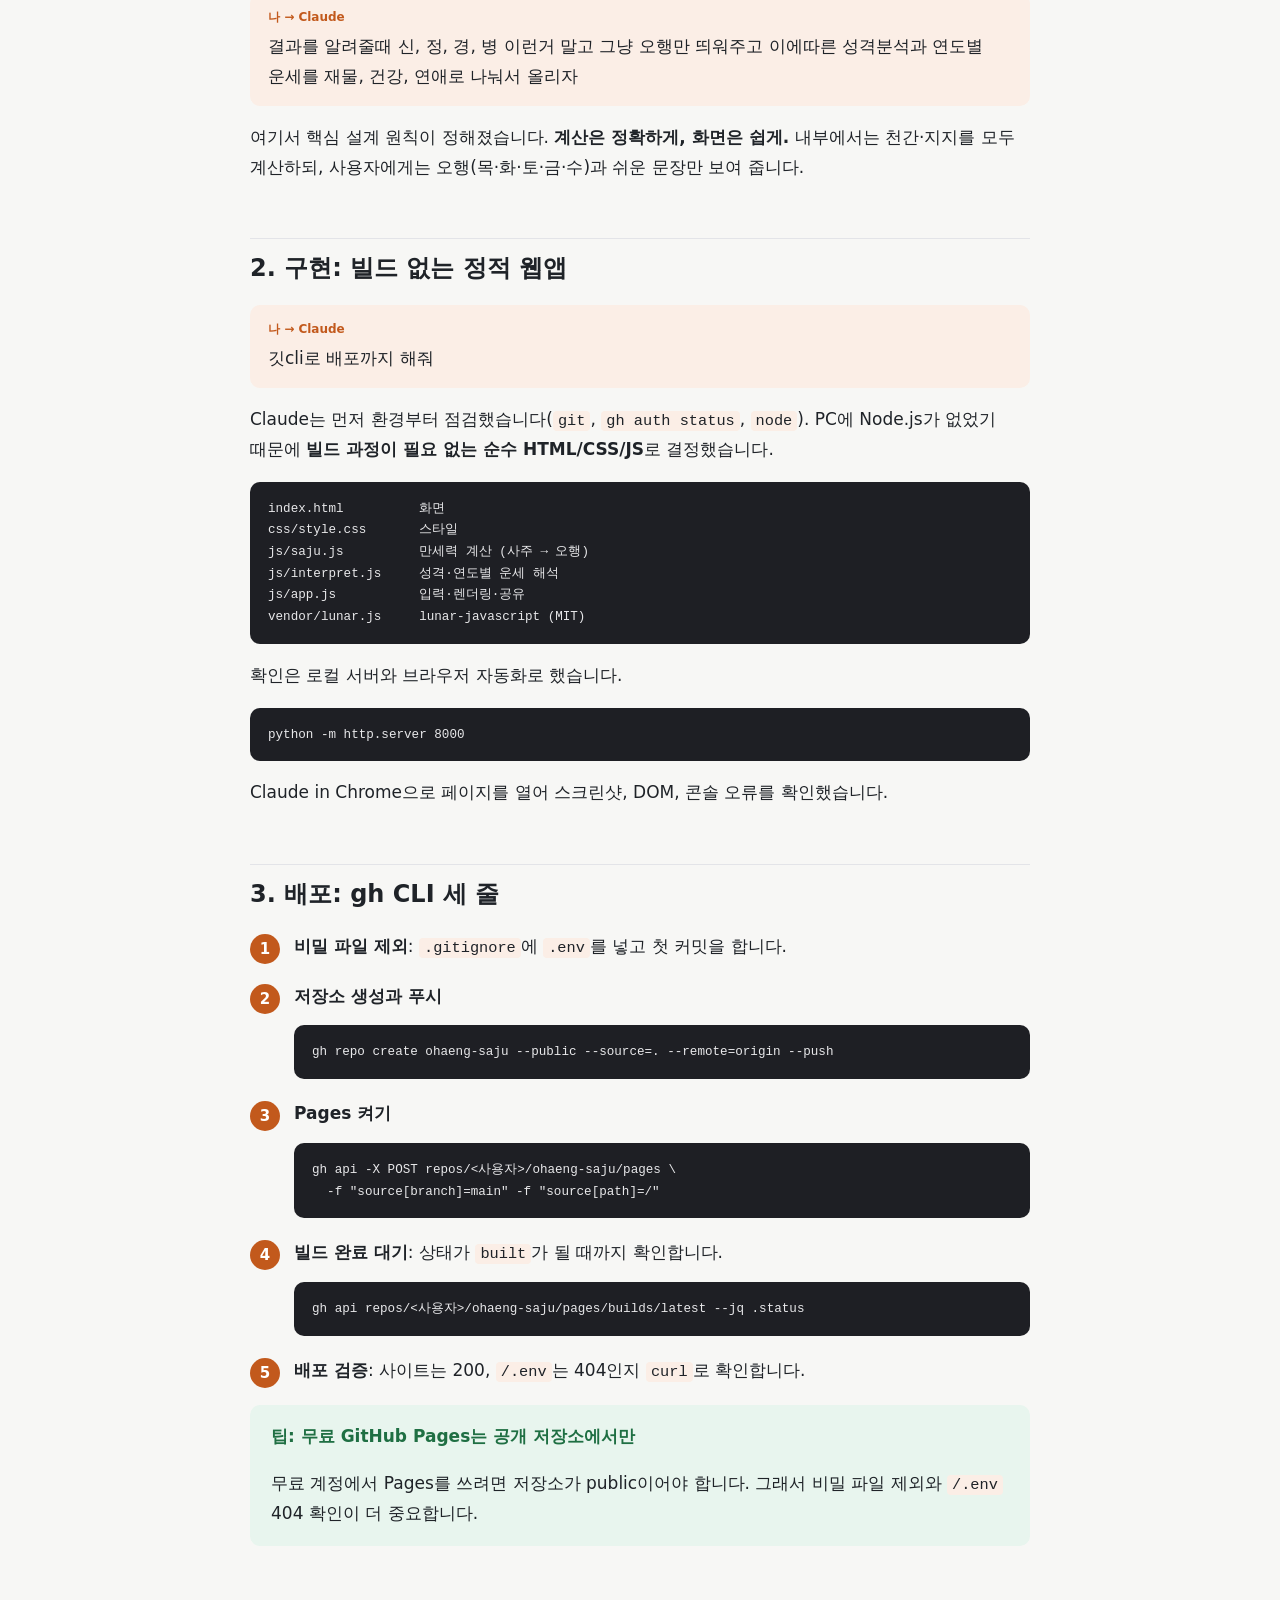
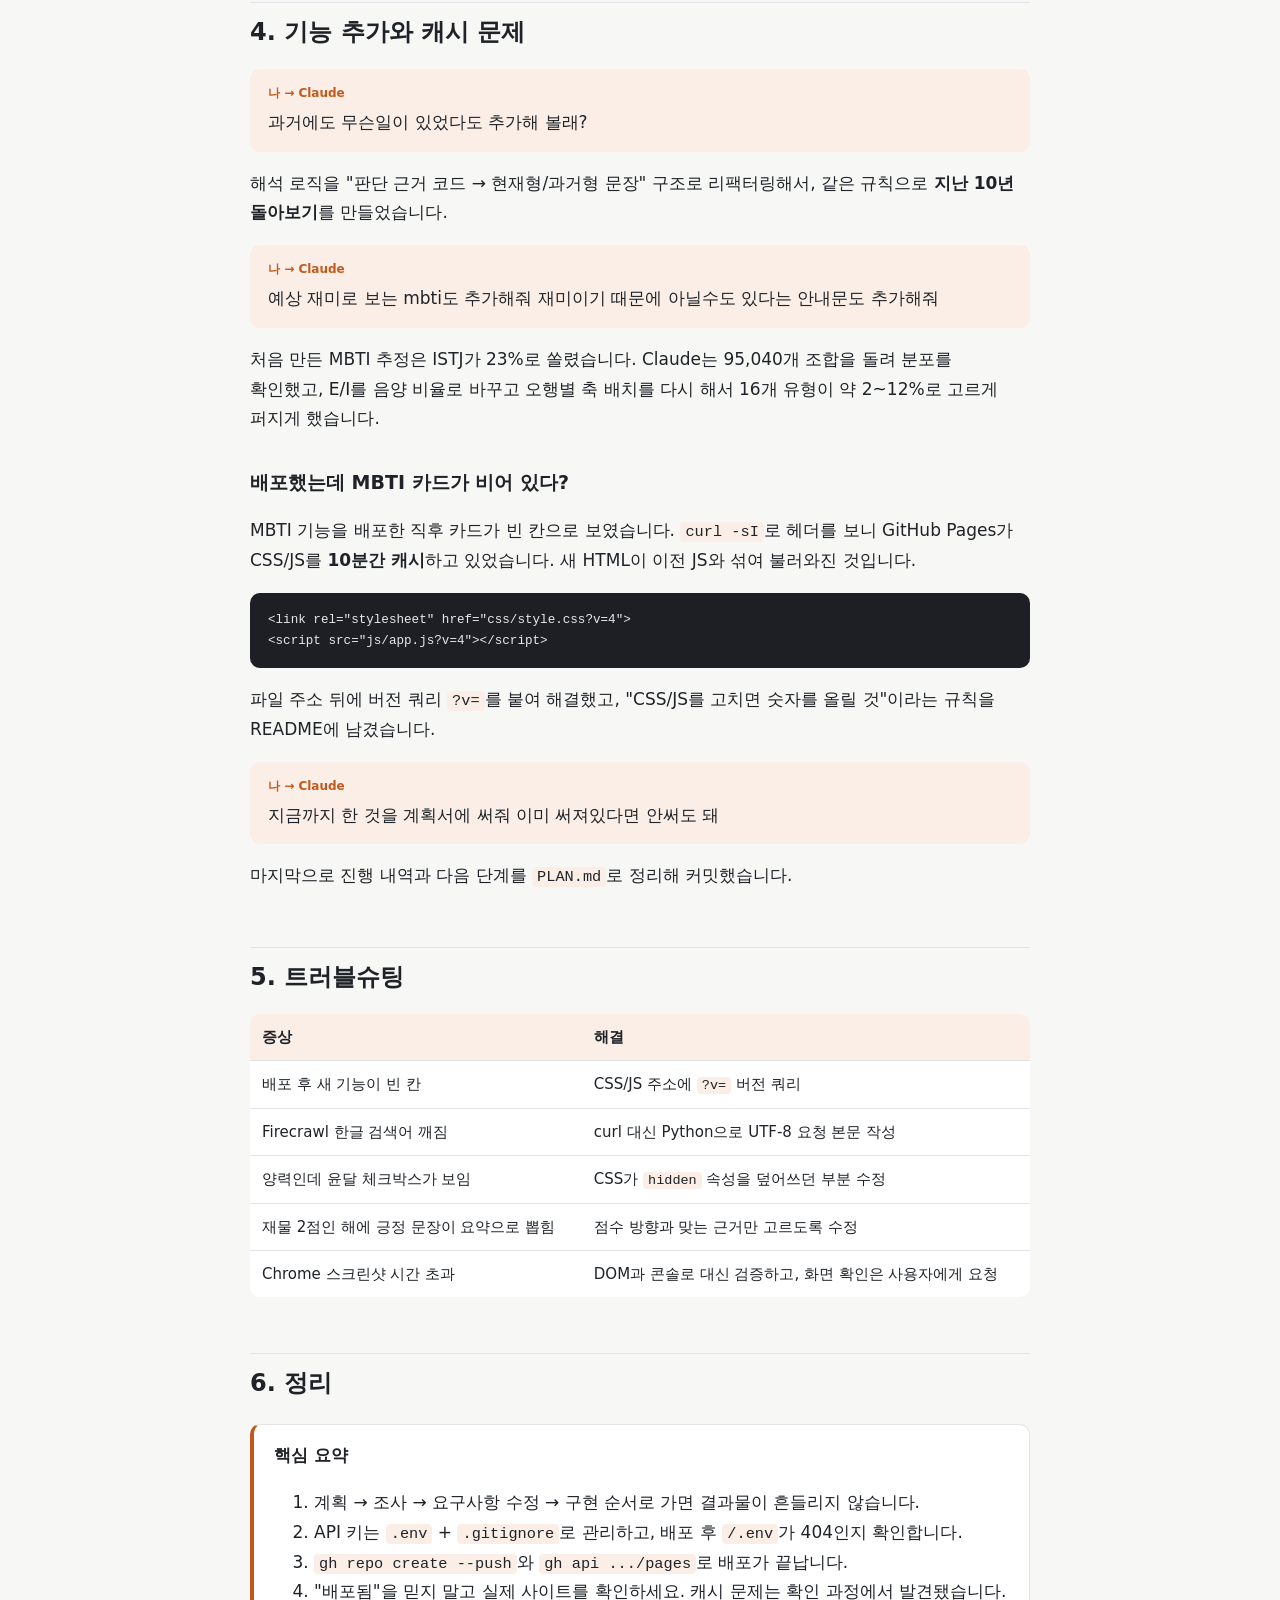
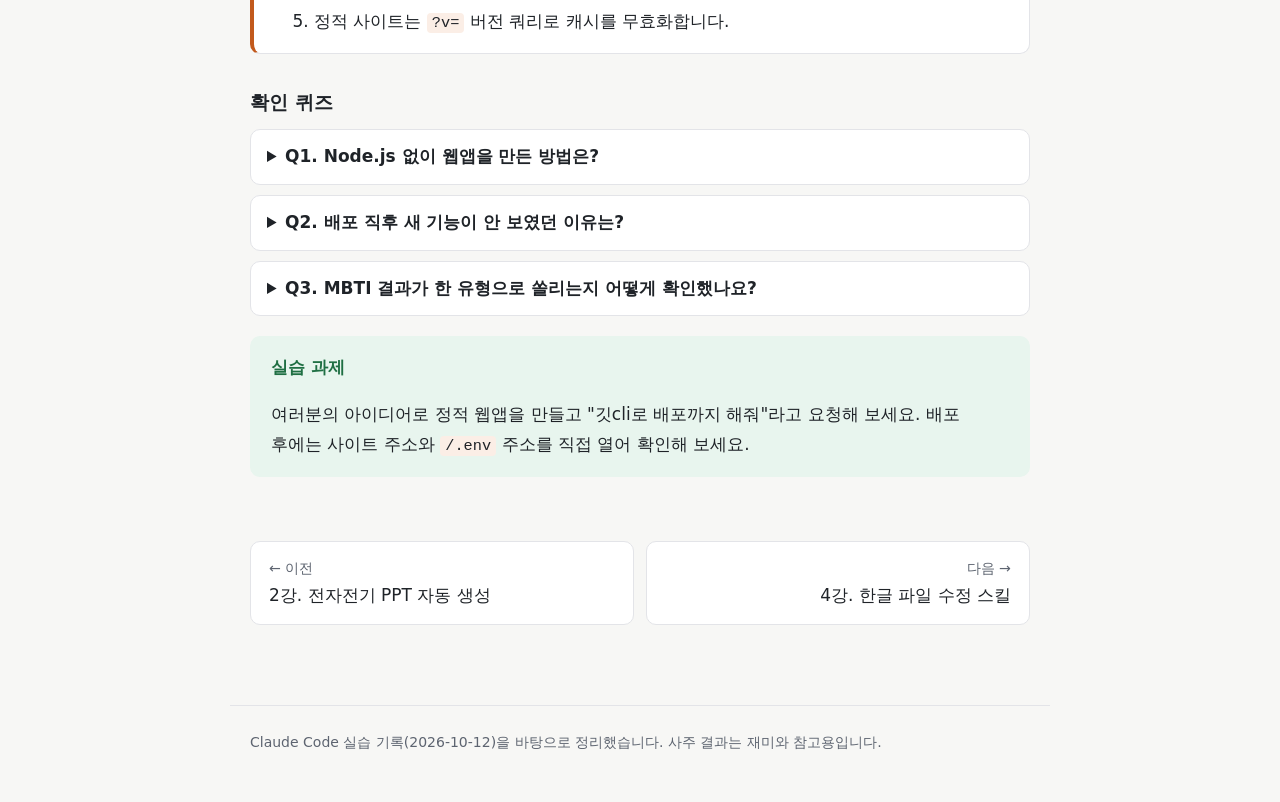
<file: lesson3.html>
<!DOCTYPE html>
<html lang="ko">
<head>
  <meta charset="UTF-8">
  <meta name="viewport" content="width=device-width, initial-scale=1">
  <title>3강. 오행 사주 웹앱을 기획부터 GitHub Pages 배포까지</title>
  <link rel="stylesheet" href="assets/style.css?v=1">
</head>
<body>
  <header class="topbar">
    <div class="topbar-inner">
      <a class="brand" href="index.html">Claude Code 실전 4강</a>
      <nav>
        <a href="index.html">강의 소개</a>
        <a href="lesson1.html">1강</a>
        <a href="lesson2.html">2강</a>
        <a href="lesson3.html" aria-current="page">3강</a>
        <a href="lesson4.html">4강</a>
      </nav>
    </div>
  </header>

  <main>
    <p class="eyebrow">3강 · 프로젝트 10.12(3)</p>
    <h1>오행 사주 웹앱을 기획부터 GitHub Pages 배포까지</h1>
    <p class="lead">"계획 세워줘"로 시작해 시장 조사, 구현, 배포, 기능 추가, 문서화까지. 웹 서비스 하나를 처음부터 끝까지 완성하는 전체 흐름을 따라갑니다.</p>

    <ul class="meta">
      <li>소요 시간: 약 2시간</li>
      <li>요청 횟수: 7번</li>
      <li>커밋 5개</li>
      <li>결과물: <a href="https://pakuyama.github.io/ohaeng-saju/">배포된 웹앱</a></li>
    </ul>

    <div class="box goals">
      <div class="box-title">학습 목표</div>
      <ul>
        <li>계획서를 먼저 쓰고 웹 조사로 다듬는 방법을 익힙니다.</li>
        <li>API 키를 <code>.env</code>로 안전하게 다루는 법을 압니다.</li>
        <li><code>gh</code> CLI만으로 저장소 생성과 GitHub Pages 배포를 합니다.</li>
        <li>배포 후 캐시 문제를 찾아내고 해결하는 법을 배웁니다.</li>
      </ul>
    </div>

    <div class="box toc">
      <div class="box-title">목차</div>
      <ol>
        <li><a href="#s1">기획: 계획 → 조사 → 요구사항 수정</a></li>
        <li><a href="#s2">구현: 빌드 없는 정적 웹앱</a></li>
        <li><a href="#s3">배포: gh CLI 세 줄</a></li>
        <li><a href="#s4">기능 추가와 캐시 문제</a></li>
        <li><a href="#s5">트러블슈팅</a></li>
        <li><a href="#s6">정리와 퀴즈</a></li>
      </ol>
    </div>

    <h2 id="s1">1. 기획: 계획 → 조사 → 요구사항 수정</h2>
    <p>세 번의 짧은 요청으로 계획서가 점점 단단해졌습니다.</p>
    <div class="prompt"><p>사주 운세 서비스를 만들려고 해 계획을 세워줄래</p></div>
    <p>Claude는 폴더가 비어 있는지 확인한 뒤 MVP 계획을 세웠습니다. 만세력에서 흔히 틀리는 부분(입춘·절입 시각, 진태양시, 서머타임, 야자시)도 미리 짚었습니다.</p>
    <div class="prompt"><p>.env 파일에 firecrawl api키 넣어놨어 이걸 활용해서 계획서 다시써줘</p></div>
    <p>Firecrawl API로 웹 검색 5건, 페이지 스크랩 4건을 해서 시장 규모, 사용자 관심 주제(재물운 58.7%), 경쟁 서비스를 계획서 v2에 반영했습니다.</p>

    <div class="box warn">
      <div class="box-title">주의: API 키는 화면에 찍지 않는다</div>
      <p>Claude는 <code>.env</code> 내용을 확인할 때도 값을 가렸습니다.</p>
      <pre><code>sed 's/=.*/=&lt;hidden&gt;/' .env</code></pre>
      <p>키 이름만 확인하고 값은 출력하지 않는 습관을 들이세요.</p>
    </div>

    <div class="prompt"><p>결과를 알려줄때 신, 정, 경, 병 이런거 말고 그냥 오행만 띄워주고 이에따른 성격분석과 연도별 운세를 재물, 건강, 연애로 나눠서 올리자</p></div>
    <p>여기서 핵심 설계 원칙이 정해졌습니다. <strong>계산은 정확하게, 화면은 쉽게.</strong> 내부에서는 천간·지지를 모두 계산하되, 사용자에게는 오행(목·화·토·금·수)과 쉬운 문장만 보여 줍니다.</p>

    <h2 id="s2">2. 구현: 빌드 없는 정적 웹앱</h2>
    <div class="prompt"><p>깃cli로 배포까지 해줘</p></div>
    <p>Claude는 먼저 환경부터 점검했습니다(<code>git</code>, <code>gh auth status</code>, <code>node</code>). PC에 Node.js가 없었기 때문에 <strong>빌드 과정이 필요 없는 순수 HTML/CSS/JS</strong>로 결정했습니다.</p>
    <pre><code>index.html          화면
css/style.css       스타일
js/saju.js          만세력 계산 (사주 → 오행)
js/interpret.js     성격·연도별 운세 해석
js/app.js           입력·렌더링·공유
vendor/lunar.js     lunar-javascript (MIT)</code></pre>
    <p>확인은 로컬 서버와 브라우저 자동화로 했습니다.</p>
    <pre><code>python -m http.server 8000</code></pre>
    <p>Claude in Chrome으로 페이지를 열어 스크린샷, DOM, 콘솔 오류를 확인했습니다.</p>

    <h2 id="s3">3. 배포: gh CLI 세 줄</h2>
    <ol class="steps">
      <li><strong>비밀 파일 제외</strong>: <code>.gitignore</code>에 <code>.env</code>를 넣고 첫 커밋을 합니다.</li>
      <li><strong>저장소 생성과 푸시</strong>
        <pre><code>gh repo create ohaeng-saju --public --source=. --remote=origin --push</code></pre></li>
      <li><strong>Pages 켜기</strong>
        <pre><code>gh api -X POST repos/&lt;사용자&gt;/ohaeng-saju/pages \
  -f "source[branch]=main" -f "source[path]=/"</code></pre></li>
      <li><strong>빌드 완료 대기</strong>: 상태가 <code>built</code>가 될 때까지 확인합니다.
        <pre><code>gh api repos/&lt;사용자&gt;/ohaeng-saju/pages/builds/latest --jq .status</code></pre></li>
      <li><strong>배포 검증</strong>: 사이트는 200, <code>/.env</code>는 404인지 <code>curl</code>로 확인합니다.</li>
    </ol>

    <div class="box tip">
      <div class="box-title">팁: 무료 GitHub Pages는 공개 저장소에서만</div>
      <p>무료 계정에서 Pages를 쓰려면 저장소가 public이어야 합니다. 그래서 비밀 파일 제외와 <code>/.env</code> 404 확인이 더 중요합니다.</p>
    </div>

    <h2 id="s4">4. 기능 추가와 캐시 문제</h2>
    <div class="prompt"><p>과거에도 무슨일이 있었다도 추가해 볼래?</p></div>
    <p>해석 로직을 "판단 근거 코드 → 현재형/과거형 문장" 구조로 리팩터링해서, 같은 규칙으로 <strong>지난 10년 돌아보기</strong>를 만들었습니다.</p>
    <div class="prompt"><p>예상 재미로 보는 mbti도 추가해줘 재미이기 때문에 아닐수도 있다는 안내문도 추가해줘</p></div>
    <p>처음 만든 MBTI 추정은 ISTJ가 23%로 쏠렸습니다. Claude는 95,040개 조합을 돌려 분포를 확인했고, E/I를 음양 비율로 바꾸고 오행별 축 배치를 다시 해서 16개 유형이 약 2~12%로 고르게 퍼지게 했습니다.</p>

    <h3>배포했는데 MBTI 카드가 비어 있다?</h3>
    <p>MBTI 기능을 배포한 직후 카드가 빈 칸으로 보였습니다. <code>curl -sI</code>로 헤더를 보니 GitHub Pages가 CSS/JS를 <strong>10분간 캐시</strong>하고 있었습니다. 새 HTML이 이전 JS와 섞여 불러와진 것입니다.</p>
    <pre><code>&lt;link rel="stylesheet" href="css/style.css?v=4"&gt;
&lt;script src="js/app.js?v=4"&gt;&lt;/script&gt;</code></pre>
    <p>파일 주소 뒤에 버전 쿼리 <code>?v=</code>를 붙여 해결했고, "CSS/JS를 고치면 숫자를 올릴 것"이라는 규칙을 README에 남겼습니다.</p>

    <div class="prompt"><p>지금까지 한 것을 계획서에 써줘 이미 써져있다면 안써도 돼</p></div>
    <p>마지막으로 진행 내역과 다음 단계를 <code>PLAN.md</code>로 정리해 커밋했습니다.</p>

    <h2 id="s5">5. 트러블슈팅</h2>
    <table>
      <thead><tr><th>증상</th><th>해결</th></tr></thead>
      <tbody>
        <tr><td>배포 후 새 기능이 빈 칸</td><td>CSS/JS 주소에 <code>?v=</code> 버전 쿼리</td></tr>
        <tr><td>Firecrawl 한글 검색어 깨짐</td><td>curl 대신 Python으로 UTF-8 요청 본문 작성</td></tr>
        <tr><td>양력인데 윤달 체크박스가 보임</td><td>CSS가 <code>hidden</code> 속성을 덮어쓰던 부분 수정</td></tr>
        <tr><td>재물 2점인 해에 긍정 문장이 요약으로 뽑힘</td><td>점수 방향과 맞는 근거만 고르도록 수정</td></tr>
        <tr><td>Chrome 스크린샷 시간 초과</td><td>DOM과 콘솔로 대신 검증하고, 화면 확인은 사용자에게 요청</td></tr>
      </tbody>
    </table>

    <h2 id="s6">6. 정리</h2>
    <div class="box goals">
      <div class="box-title">핵심 요약</div>
      <ol>
        <li>계획 → 조사 → 요구사항 수정 → 구현 순서로 가면 결과물이 흔들리지 않습니다.</li>
        <li>API 키는 <code>.env</code> + <code>.gitignore</code>로 관리하고, 배포 후 <code>/.env</code>가 404인지 확인합니다.</li>
        <li><code>gh repo create --push</code>와 <code>gh api .../pages</code>로 배포가 끝납니다.</li>
        <li>"배포됨"을 믿지 말고 실제 사이트를 확인하세요. 캐시 문제는 확인 과정에서 발견됐습니다.</li>
        <li>정적 사이트는 <code>?v=</code> 버전 쿼리로 캐시를 무효화합니다.</li>
      </ol>
    </div>

    <h3>확인 퀴즈</h3>
    <details>
      <summary>Q1. Node.js 없이 웹앱을 만든 방법은?</summary>
      <p>빌드 도구가 필요 없는 순수 HTML/CSS/JS로 만들고, 라이브러리는 <code>vendor/</code>에 파일로 넣었습니다.</p>
    </details>
    <details>
      <summary>Q2. 배포 직후 새 기능이 안 보였던 이유는?</summary>
      <p>GitHub Pages가 CSS/JS를 10분간 캐시해서, 새 HTML과 이전 JS가 섞여 불러와졌기 때문입니다.</p>
    </details>
    <details>
      <summary>Q3. MBTI 결과가 한 유형으로 쏠리는지 어떻게 확인했나요?</summary>
      <p>가능한 입력 조합 95,040개를 모두 돌려 유형별 비율을 확인했습니다.</p>
    </details>

    <div class="box tip">
      <div class="box-title">실습 과제</div>
      <p>여러분의 아이디어로 정적 웹앱을 만들고 "깃cli로 배포까지 해줘"라고 요청해 보세요. 배포 후에는 사이트 주소와 <code>/.env</code> 주소를 직접 열어 확인해 보세요.</p>
    </div>

    <div class="pager">
      <a href="lesson2.html"><small>← 이전</small>2강. 전자전기 PPT 자동 생성</a>
      <a class="next" href="lesson4.html"><small>다음 →</small>4강. 한글 파일 수정 스킬</a>
    </div>
  </main>

  <footer>Claude Code 실습 기록(2026-10-12)을 바탕으로 정리했습니다. 사주 결과는 재미와 참고용입니다.</footer>
</body>
</html>
</file>
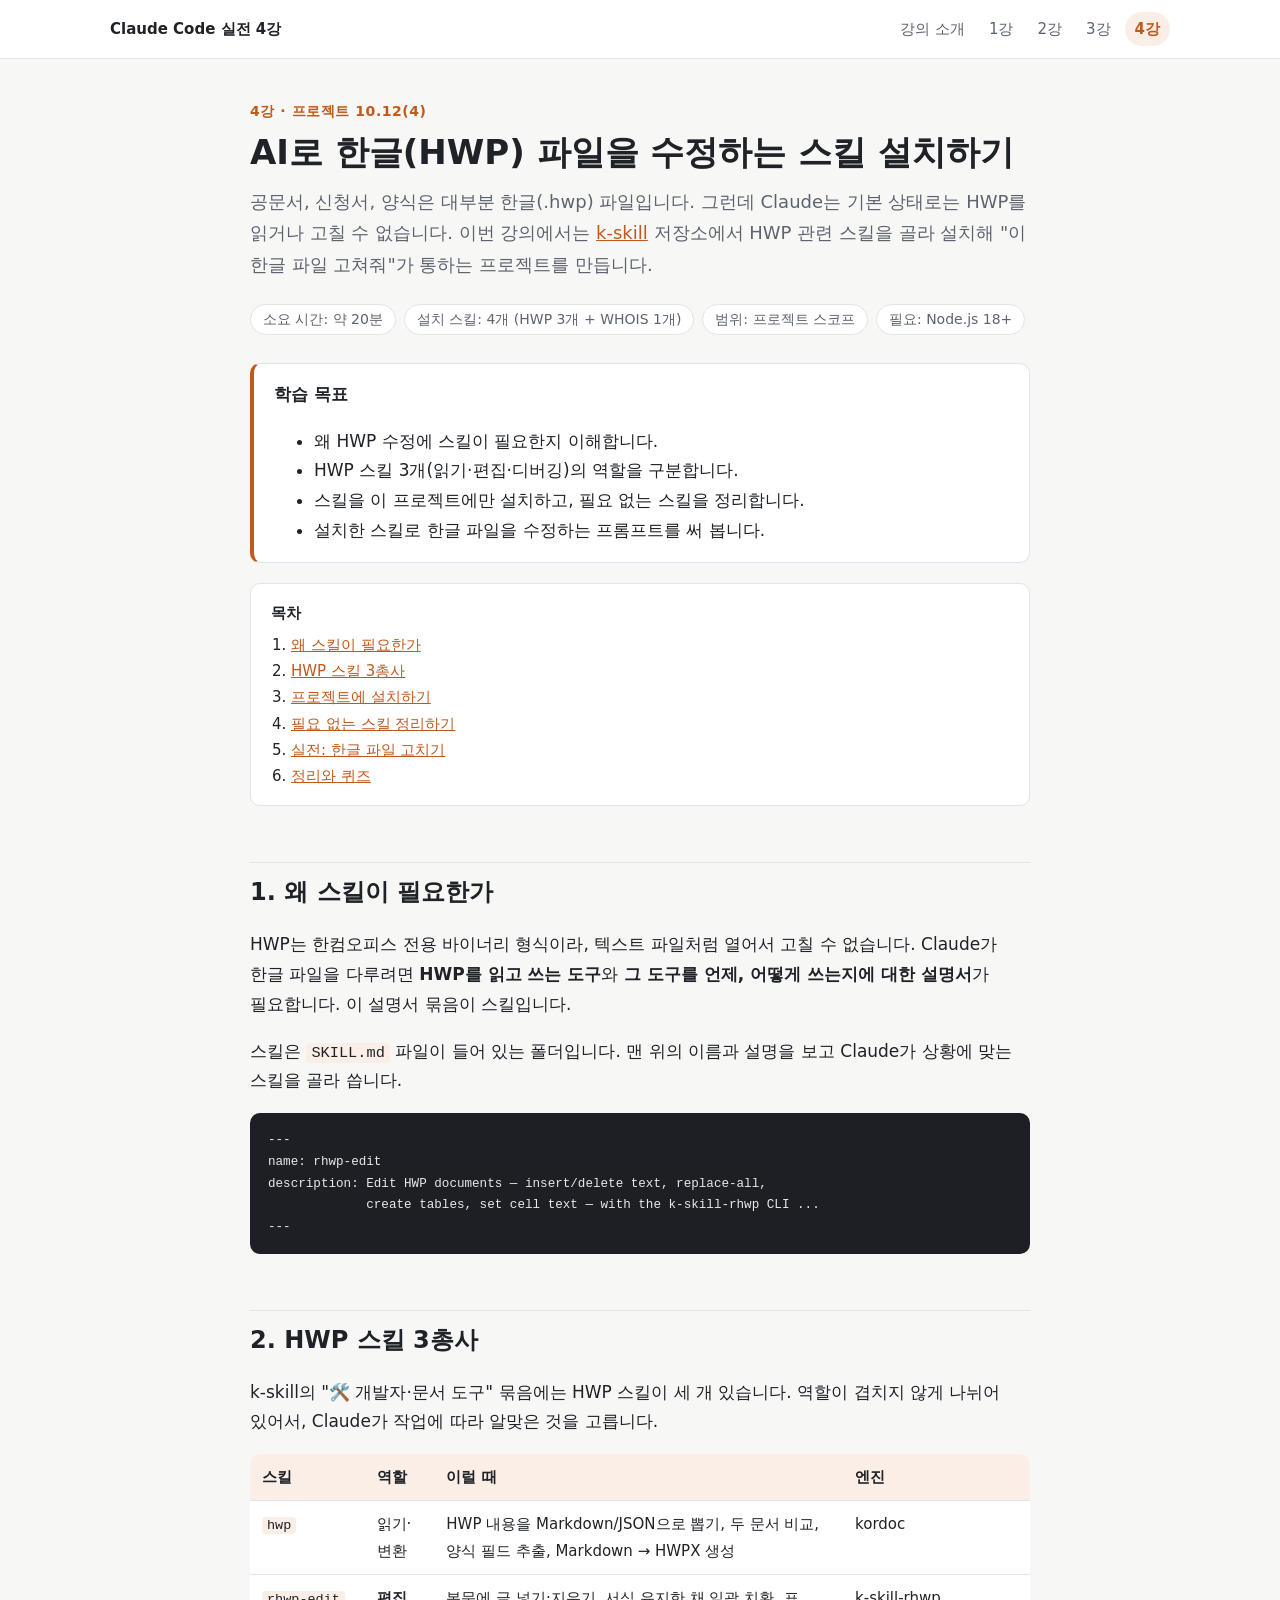
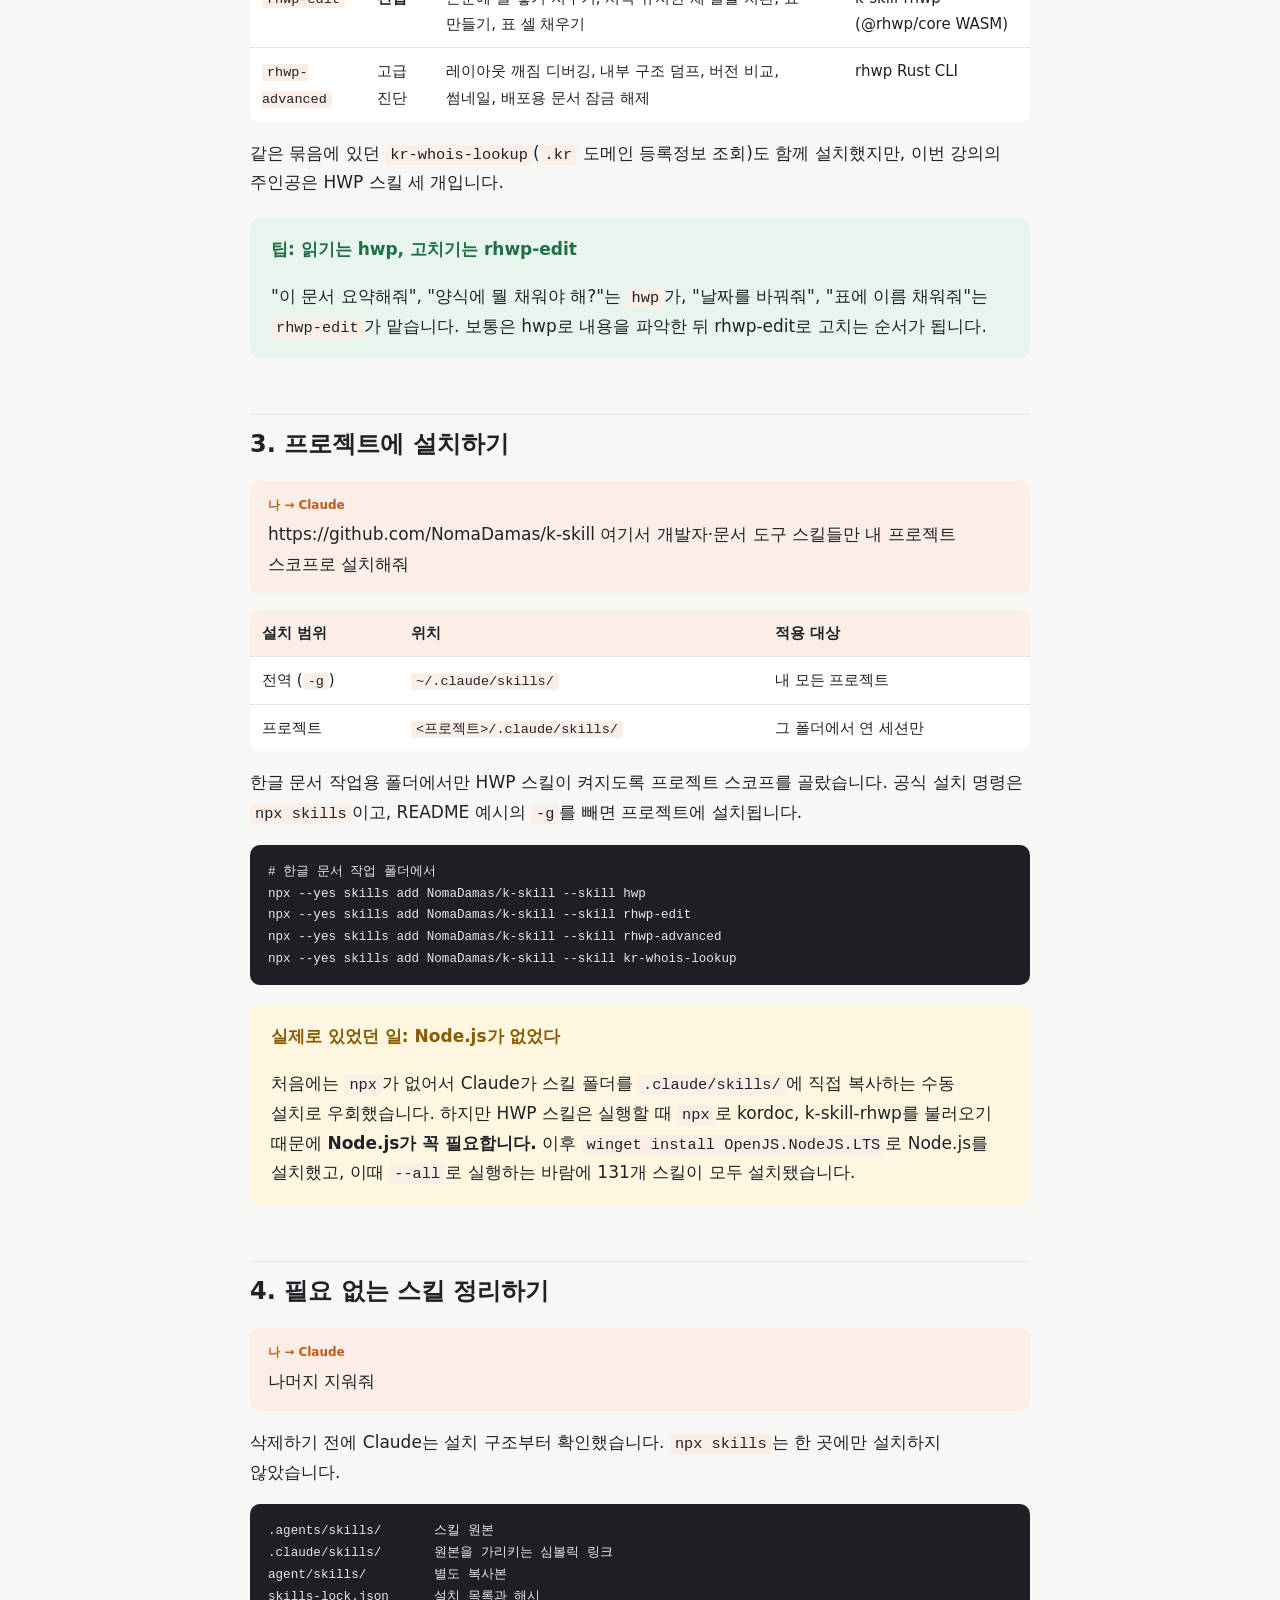
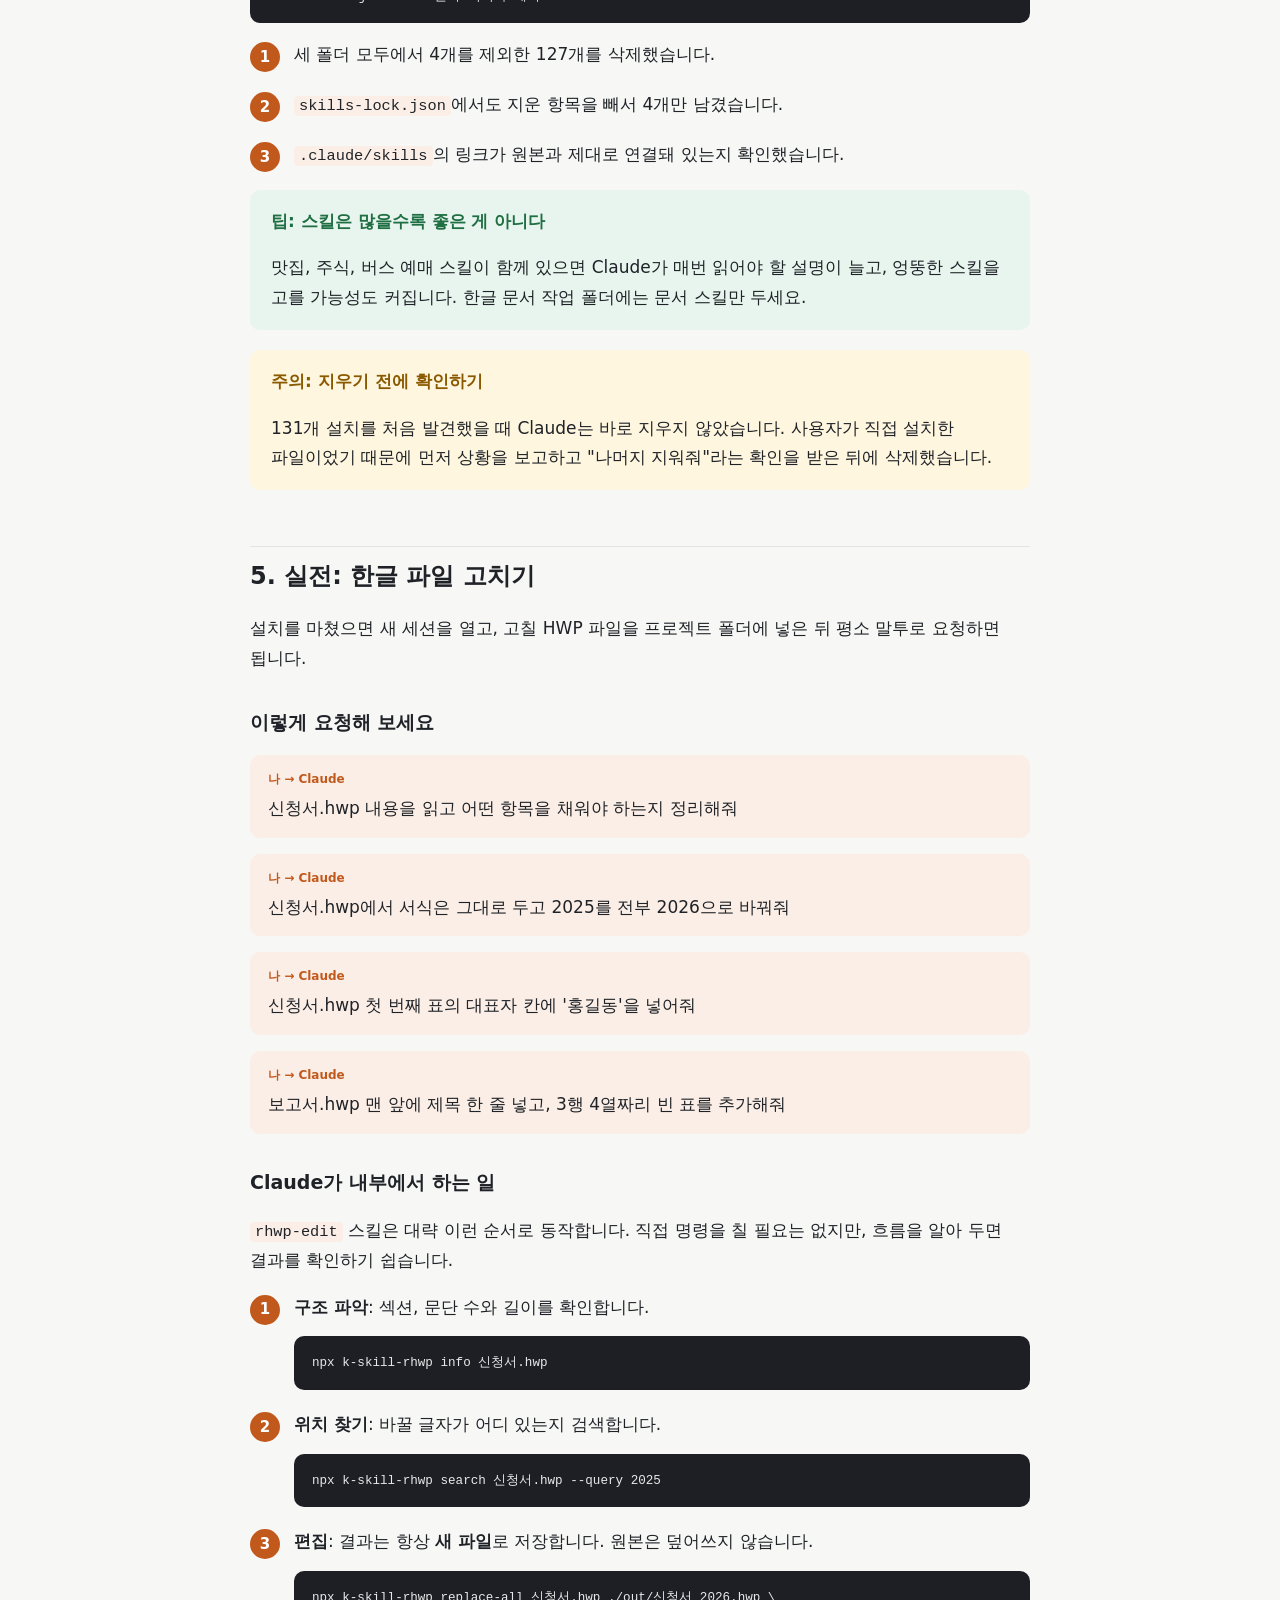
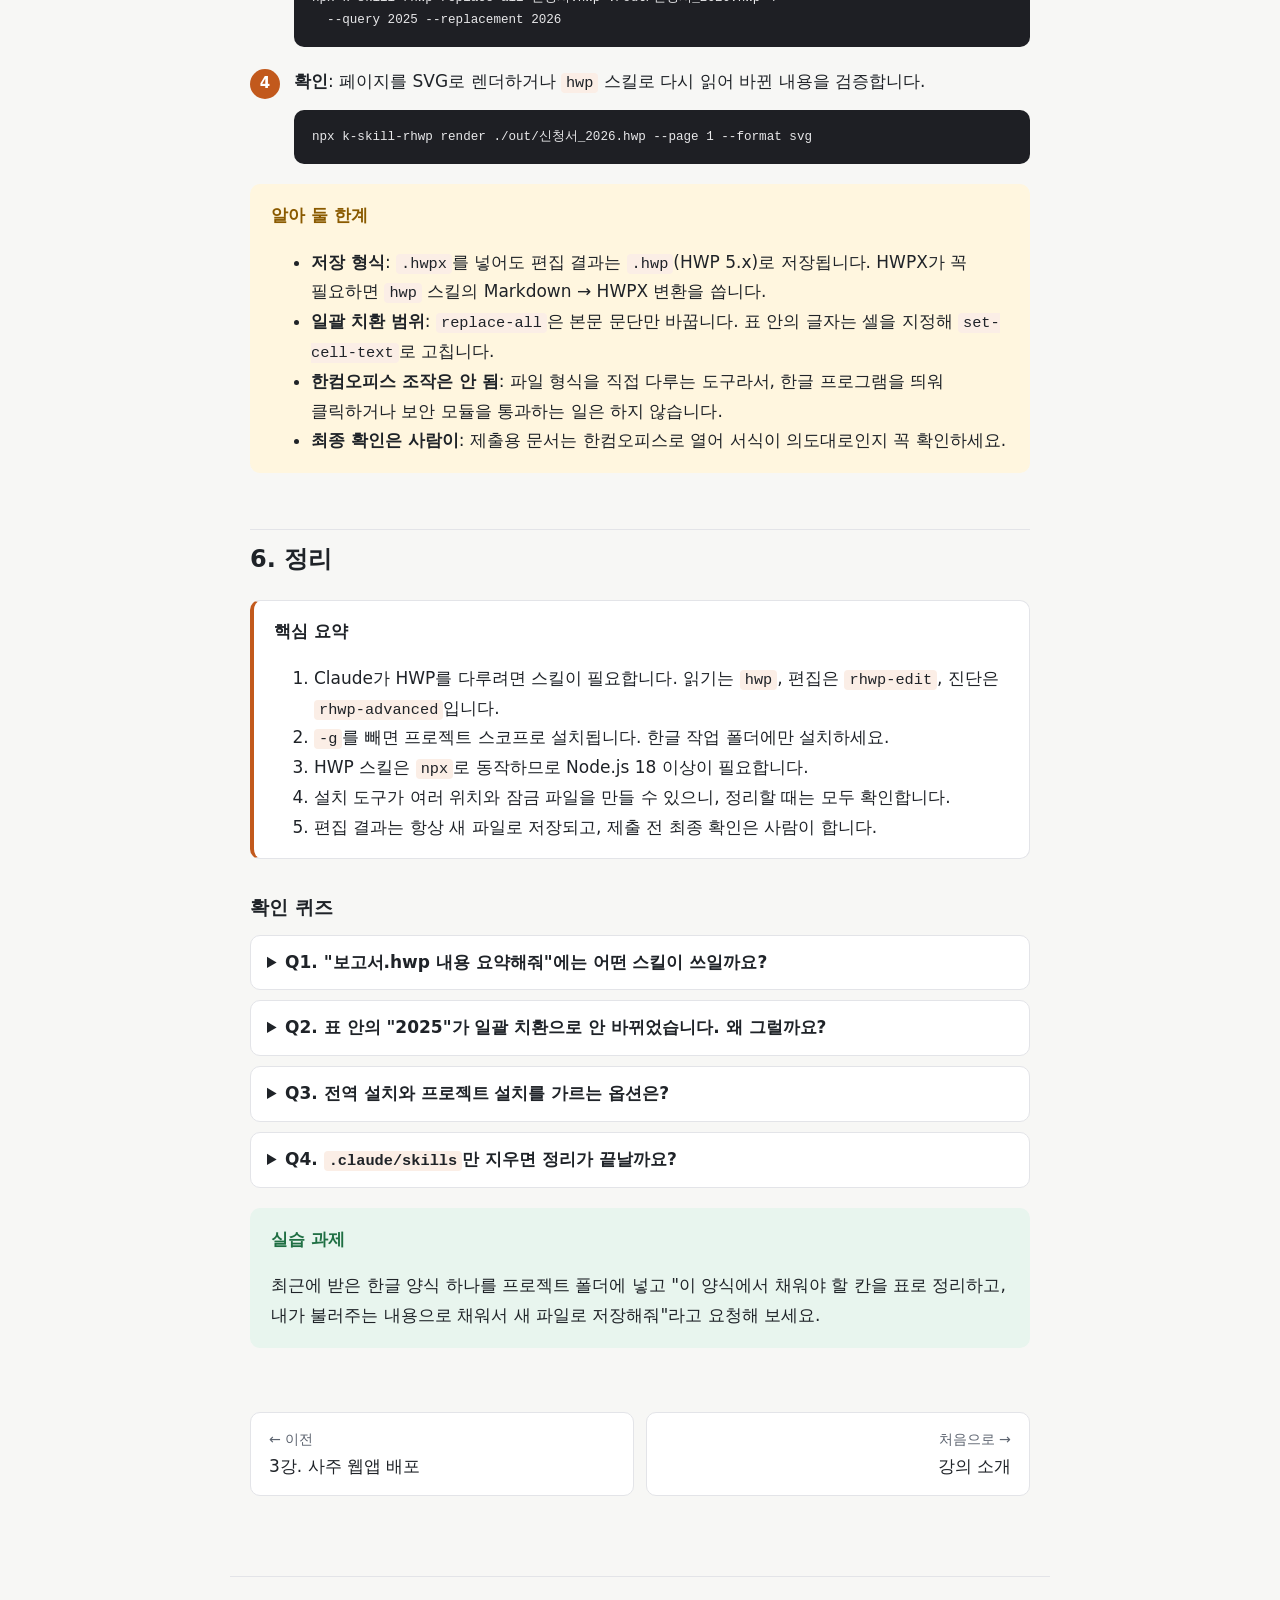
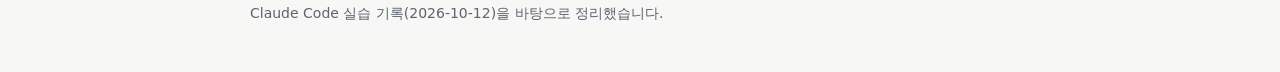
<file: lesson4.html>
<!DOCTYPE html>
<html lang="ko">
<head>
  <meta charset="UTF-8">
  <meta name="viewport" content="width=device-width, initial-scale=1">
  <title>4강. AI로 한글(HWP) 파일을 수정하는 스킬 설치하기</title>
  <link rel="stylesheet" href="assets/style.css?v=1">
</head>
<body>
  <header class="topbar">
    <div class="topbar-inner">
      <a class="brand" href="index.html">Claude Code 실전 4강</a>
      <nav>
        <a href="index.html">강의 소개</a>
        <a href="lesson1.html">1강</a>
        <a href="lesson2.html">2강</a>
        <a href="lesson3.html">3강</a>
        <a href="lesson4.html" aria-current="page">4강</a>
      </nav>
    </div>
  </header>

  <main>
    <p class="eyebrow">4강 · 프로젝트 10.12(4)</p>
    <h1>AI로 한글(HWP) 파일을 수정하는 스킬 설치하기</h1>
    <p class="lead">공문서, 신청서, 양식은 대부분 한글(.hwp) 파일입니다. 그런데 Claude는 기본 상태로는 HWP를 읽거나 고칠 수 없습니다. 이번 강의에서는 <a href="https://github.com/NomaDamas/k-skill">k-skill</a> 저장소에서 HWP 관련 스킬을 골라 설치해 "이 한글 파일 고쳐줘"가 통하는 프로젝트를 만듭니다.</p>

    <ul class="meta">
      <li>소요 시간: 약 20분</li>
      <li>설치 스킬: 4개 (HWP 3개 + WHOIS 1개)</li>
      <li>범위: 프로젝트 스코프</li>
      <li>필요: Node.js 18+</li>
    </ul>

    <div class="box goals">
      <div class="box-title">학습 목표</div>
      <ul>
        <li>왜 HWP 수정에 스킬이 필요한지 이해합니다.</li>
        <li>HWP 스킬 3개(읽기·편집·디버깅)의 역할을 구분합니다.</li>
        <li>스킬을 이 프로젝트에만 설치하고, 필요 없는 스킬을 정리합니다.</li>
        <li>설치한 스킬로 한글 파일을 수정하는 프롬프트를 써 봅니다.</li>
      </ul>
    </div>

    <div class="box toc">
      <div class="box-title">목차</div>
      <ol>
        <li><a href="#s1">왜 스킬이 필요한가</a></li>
        <li><a href="#s2">HWP 스킬 3총사</a></li>
        <li><a href="#s3">프로젝트에 설치하기</a></li>
        <li><a href="#s4">필요 없는 스킬 정리하기</a></li>
        <li><a href="#s5">실전: 한글 파일 고치기</a></li>
        <li><a href="#s6">정리와 퀴즈</a></li>
      </ol>
    </div>

    <h2 id="s1">1. 왜 스킬이 필요한가</h2>
    <p>HWP는 한컴오피스 전용 바이너리 형식이라, 텍스트 파일처럼 열어서 고칠 수 없습니다. Claude가 한글 파일을 다루려면 <strong>HWP를 읽고 쓰는 도구</strong>와 <strong>그 도구를 언제, 어떻게 쓰는지에 대한 설명서</strong>가 필요합니다. 이 설명서 묶음이 스킬입니다.</p>
    <p>스킬은 <code>SKILL.md</code> 파일이 들어 있는 폴더입니다. 맨 위의 이름과 설명을 보고 Claude가 상황에 맞는 스킬을 골라 씁니다.</p>
    <pre><code>---
name: rhwp-edit
description: Edit HWP documents — insert/delete text, replace-all,
             create tables, set cell text — with the k-skill-rhwp CLI ...
---</code></pre>

    <h2 id="s2">2. HWP 스킬 3총사</h2>
    <p>k-skill의 "🛠️ 개발자·문서 도구" 묶음에는 HWP 스킬이 세 개 있습니다. 역할이 겹치지 않게 나뉘어 있어서, Claude가 작업에 따라 알맞은 것을 고릅니다.</p>
    <table>
      <thead><tr><th>스킬</th><th>역할</th><th>이럴 때</th><th>엔진</th></tr></thead>
      <tbody>
        <tr><td><code>hwp</code></td><td>읽기·변환</td><td>HWP 내용을 Markdown/JSON으로 뽑기, 두 문서 비교, 양식 필드 추출, Markdown → HWPX 생성</td><td>kordoc</td></tr>
        <tr><td><code>rhwp-edit</code></td><td><strong>편집</strong></td><td>본문에 글 넣기·지우기, 서식 유지한 채 일괄 치환, 표 만들기, 표 셀 채우기</td><td>k-skill-rhwp (@rhwp/core WASM)</td></tr>
        <tr><td><code>rhwp-advanced</code></td><td>고급 진단</td><td>레이아웃 깨짐 디버깅, 내부 구조 덤프, 버전 비교, 썸네일, 배포용 문서 잠금 해제</td><td>rhwp Rust CLI</td></tr>
      </tbody>
    </table>
    <p>같은 묶음에 있던 <code>kr-whois-lookup</code>(<code>.kr</code> 도메인 등록정보 조회)도 함께 설치했지만, 이번 강의의 주인공은 HWP 스킬 세 개입니다.</p>

    <div class="box tip">
      <div class="box-title">팁: 읽기는 hwp, 고치기는 rhwp-edit</div>
      <p>"이 문서 요약해줘", "양식에 뭘 채워야 해?"는 <code>hwp</code>가, "날짜를 바꿔줘", "표에 이름 채워줘"는 <code>rhwp-edit</code>가 맡습니다. 보통은 hwp로 내용을 파악한 뒤 rhwp-edit로 고치는 순서가 됩니다.</p>
    </div>

    <h2 id="s3">3. 프로젝트에 설치하기</h2>
    <div class="prompt"><p>https://github.com/NomaDamas/k-skill 여기서 개발자·문서 도구 스킬들만 내 프로젝트 스코프로 설치해줘</p></div>

    <table>
      <thead><tr><th>설치 범위</th><th>위치</th><th>적용 대상</th></tr></thead>
      <tbody>
        <tr><td>전역 (<code>-g</code>)</td><td><code>~/.claude/skills/</code></td><td>내 모든 프로젝트</td></tr>
        <tr><td>프로젝트</td><td><code>&lt;프로젝트&gt;/.claude/skills/</code></td><td>그 폴더에서 연 세션만</td></tr>
      </tbody>
    </table>
    <p>한글 문서 작업용 폴더에서만 HWP 스킬이 켜지도록 프로젝트 스코프를 골랐습니다. 공식 설치 명령은 <code>npx skills</code>이고, README 예시의 <code>-g</code>를 빼면 프로젝트에 설치됩니다.</p>
    <pre><code># 한글 문서 작업 폴더에서
npx --yes skills add NomaDamas/k-skill --skill hwp
npx --yes skills add NomaDamas/k-skill --skill rhwp-edit
npx --yes skills add NomaDamas/k-skill --skill rhwp-advanced
npx --yes skills add NomaDamas/k-skill --skill kr-whois-lookup</code></pre>

    <div class="box warn">
      <div class="box-title">실제로 있었던 일: Node.js가 없었다</div>
      <p>처음에는 <code>npx</code>가 없어서 Claude가 스킬 폴더를 <code>.claude/skills/</code>에 직접 복사하는 수동 설치로 우회했습니다. 하지만 HWP 스킬은 실행할 때 <code>npx</code>로 kordoc, k-skill-rhwp를 불러오기 때문에 <strong>Node.js가 꼭 필요합니다.</strong> 이후 <code>winget install OpenJS.NodeJS.LTS</code>로 Node.js를 설치했고, 이때 <code>--all</code>로 실행하는 바람에 131개 스킬이 모두 설치됐습니다.</p>
    </div>

    <h2 id="s4">4. 필요 없는 스킬 정리하기</h2>
    <div class="prompt"><p>나머지 지워줘</p></div>
    <p>삭제하기 전에 Claude는 설치 구조부터 확인했습니다. <code>npx skills</code>는 한 곳에만 설치하지 않았습니다.</p>
    <pre><code>.agents/skills/       스킬 원본
.claude/skills/       원본을 가리키는 심볼릭 링크
agent/skills/         별도 복사본
skills-lock.json      설치 목록과 해시</code></pre>
    <ol class="steps">
      <li>세 폴더 모두에서 4개를 제외한 127개를 삭제했습니다.</li>
      <li><code>skills-lock.json</code>에서도 지운 항목을 빼서 4개만 남겼습니다.</li>
      <li><code>.claude/skills</code>의 링크가 원본과 제대로 연결돼 있는지 확인했습니다.</li>
    </ol>

    <div class="box tip">
      <div class="box-title">팁: 스킬은 많을수록 좋은 게 아니다</div>
      <p>맛집, 주식, 버스 예매 스킬이 함께 있으면 Claude가 매번 읽어야 할 설명이 늘고, 엉뚱한 스킬을 고를 가능성도 커집니다. 한글 문서 작업 폴더에는 문서 스킬만 두세요.</p>
    </div>

    <div class="box warn">
      <div class="box-title">주의: 지우기 전에 확인하기</div>
      <p>131개 설치를 처음 발견했을 때 Claude는 바로 지우지 않았습니다. 사용자가 직접 설치한 파일이었기 때문에 먼저 상황을 보고하고 "나머지 지워줘"라는 확인을 받은 뒤에 삭제했습니다.</p>
    </div>

    <h2 id="s5">5. 실전: 한글 파일 고치기</h2>
    <p>설치를 마쳤으면 새 세션을 열고, 고칠 HWP 파일을 프로젝트 폴더에 넣은 뒤 평소 말투로 요청하면 됩니다.</p>

    <h3>이렇게 요청해 보세요</h3>
    <div class="prompt"><p>신청서.hwp 내용을 읽고 어떤 항목을 채워야 하는지 정리해줘</p></div>
    <div class="prompt"><p>신청서.hwp에서 서식은 그대로 두고 2025를 전부 2026으로 바꿔줘</p></div>
    <div class="prompt"><p>신청서.hwp 첫 번째 표의 대표자 칸에 '홍길동'을 넣어줘</p></div>
    <div class="prompt"><p>보고서.hwp 맨 앞에 제목 한 줄 넣고, 3행 4열짜리 빈 표를 추가해줘</p></div>

    <h3>Claude가 내부에서 하는 일</h3>
    <p><code>rhwp-edit</code> 스킬은 대략 이런 순서로 동작합니다. 직접 명령을 칠 필요는 없지만, 흐름을 알아 두면 결과를 확인하기 쉽습니다.</p>
    <ol class="steps">
      <li><strong>구조 파악</strong>: 섹션, 문단 수와 길이를 확인합니다.
        <pre><code>npx k-skill-rhwp info 신청서.hwp</code></pre></li>
      <li><strong>위치 찾기</strong>: 바꿀 글자가 어디 있는지 검색합니다.
        <pre><code>npx k-skill-rhwp search 신청서.hwp --query 2025</code></pre></li>
      <li><strong>편집</strong>: 결과는 항상 <strong>새 파일</strong>로 저장합니다. 원본은 덮어쓰지 않습니다.
        <pre><code>npx k-skill-rhwp replace-all 신청서.hwp ./out/신청서_2026.hwp \
  --query 2025 --replacement 2026</code></pre></li>
      <li><strong>확인</strong>: 페이지를 SVG로 렌더하거나 <code>hwp</code> 스킬로 다시 읽어 바뀐 내용을 검증합니다.
        <pre><code>npx k-skill-rhwp render ./out/신청서_2026.hwp --page 1 --format svg</code></pre></li>
    </ol>

    <div class="box warn">
      <div class="box-title">알아 둘 한계</div>
      <ul>
        <li><strong>저장 형식</strong>: <code>.hwpx</code>를 넣어도 편집 결과는 <code>.hwp</code>(HWP 5.x)로 저장됩니다. HWPX가 꼭 필요하면 <code>hwp</code> 스킬의 Markdown → HWPX 변환을 씁니다.</li>
        <li><strong>일괄 치환 범위</strong>: <code>replace-all</code>은 본문 문단만 바꿉니다. 표 안의 글자는 셀을 지정해 <code>set-cell-text</code>로 고칩니다.</li>
        <li><strong>한컴오피스 조작은 안 됨</strong>: 파일 형식을 직접 다루는 도구라서, 한글 프로그램을 띄워 클릭하거나 보안 모듈을 통과하는 일은 하지 않습니다.</li>
        <li><strong>최종 확인은 사람이</strong>: 제출용 문서는 한컴오피스로 열어 서식이 의도대로인지 꼭 확인하세요.</li>
      </ul>
    </div>

    <h2 id="s6">6. 정리</h2>
    <div class="box goals">
      <div class="box-title">핵심 요약</div>
      <ol>
        <li>Claude가 HWP를 다루려면 스킬이 필요합니다. 읽기는 <code>hwp</code>, 편집은 <code>rhwp-edit</code>, 진단은 <code>rhwp-advanced</code>입니다.</li>
        <li><code>-g</code>를 빼면 프로젝트 스코프로 설치됩니다. 한글 작업 폴더에만 설치하세요.</li>
        <li>HWP 스킬은 <code>npx</code>로 동작하므로 Node.js 18 이상이 필요합니다.</li>
        <li>설치 도구가 여러 위치와 잠금 파일을 만들 수 있으니, 정리할 때는 모두 확인합니다.</li>
        <li>편집 결과는 항상 새 파일로 저장되고, 제출 전 최종 확인은 사람이 합니다.</li>
      </ol>
    </div>

    <h3>확인 퀴즈</h3>
    <details>
      <summary>Q1. "보고서.hwp 내용 요약해줘"에는 어떤 스킬이 쓰일까요?</summary>
      <p><code>hwp</code> 스킬입니다. kordoc으로 HWP를 Markdown으로 변환해 읽습니다.</p>
    </details>
    <details>
      <summary>Q2. 표 안의 "2025"가 일괄 치환으로 안 바뀌었습니다. 왜 그럴까요?</summary>
      <p><code>replace-all</code>은 본문 문단만 바꾸기 때문입니다. 표 셀은 <code>set-cell-text</code>로 셀을 지정해 고쳐야 합니다.</p>
    </details>
    <details>
      <summary>Q3. 전역 설치와 프로젝트 설치를 가르는 옵션은?</summary>
      <p><code>-g</code>입니다. 붙이면 <code>~/.claude/skills</code>에, 빼면 현재 프로젝트의 <code>.claude/skills</code>에 설치됩니다.</p>
    </details>
    <details>
      <summary>Q4. <code>.claude/skills</code>만 지우면 정리가 끝날까요?</summary>
      <p>아니요. 그 안은 링크일 뿐이고, 원본(<code>.agents/skills</code>), 복사본(<code>agent/skills</code>), <code>skills-lock.json</code>도 함께 정리해야 합니다.</p>
    </details>

    <div class="box tip">
      <div class="box-title">실습 과제</div>
      <p>최근에 받은 한글 양식 하나를 프로젝트 폴더에 넣고 "이 양식에서 채워야 할 칸을 표로 정리하고, 내가 불러주는 내용으로 채워서 새 파일로 저장해줘"라고 요청해 보세요.</p>
    </div>

    <div class="pager">
      <a href="lesson3.html"><small>← 이전</small>3강. 사주 웹앱 배포</a>
      <a class="next" href="index.html"><small>처음으로 →</small>강의 소개</a>
    </div>
  </main>

  <footer>Claude Code 실습 기록(2026-10-12)을 바탕으로 정리했습니다.</footer>
</body>
</html>
</file>
<file: assets/style.css>
:root {
  --bg: #f7f7f5;
  --surface: #ffffff;
  --ink: #1f2328;
  --muted: #5d6470;
  --line: #e3e4e8;
  --accent: #c2591c;
  --accent-soft: #fbeee6;
  --code-bg: #1e1f24;
  --code-ink: #e8e8ea;
  --tip: #1f6f43;
  --tip-soft: #e8f5ee;
  --warn: #8a5a00;
  --warn-soft: #fff6df;
  --radius: 10px;
  --maxw: 820px;
}

@media (prefers-color-scheme: dark) {
  :root {
    --bg: #17181b;
    --surface: #202226;
    --ink: #e9eaec;
    --muted: #a3a8b1;
    --line: #34373d;
    --accent: #ee8a4d;
    --accent-soft: #3a2a20;
    --code-bg: #0f1013;
    --tip: #7fd3a4;
    --tip-soft: #1d3127;
    --warn: #f0c55b;
    --warn-soft: #362d17;
  }
}

* { box-sizing: border-box; }

html { scroll-behavior: smooth; }

body {
  margin: 0;
  background: var(--bg);
  color: var(--ink);
  font-family: "Pretendard", "Apple SD Gothic Neo", "Malgun Gothic", system-ui, sans-serif;
  font-size: 17px;
  line-height: 1.75;
  word-break: keep-all;
}

a { color: var(--accent); }

/* 상단 바 */
.topbar {
  position: sticky;
  top: 0;
  z-index: 10;
  background: var(--surface);
  border-bottom: 1px solid var(--line);
}
.topbar-inner {
  max-width: 1100px;
  margin: 0 auto;
  padding: 12px 20px;
  display: flex;
  align-items: center;
  gap: 16px;
  font-size: 15px;
}
.brand { font-weight: 700; color: var(--ink); text-decoration: none; }
.topbar nav { margin-left: auto; display: flex; gap: 4px; flex-wrap: wrap; }
.topbar nav a {
  text-decoration: none;
  color: var(--muted);
  padding: 4px 10px;
  border-radius: 999px;
}
.topbar nav a[aria-current="page"] { background: var(--accent-soft); color: var(--accent); font-weight: 600; }

/* 본문 */
main { max-width: var(--maxw); margin: 0 auto; padding: 40px 20px 80px; }

.eyebrow { color: var(--accent); font-weight: 700; font-size: 14px; letter-spacing: .04em; margin: 0 0 6px; }
h1 { font-size: 34px; line-height: 1.3; margin: 0 0 12px; }
h2 { font-size: 24px; margin: 56px 0 12px; padding-top: 8px; border-top: 1px solid var(--line); }
h3 { font-size: 19px; margin: 32px 0 8px; }
.lead { color: var(--muted); font-size: 18px; margin: 0 0 24px; }

.meta { display: flex; flex-wrap: wrap; gap: 8px; margin: 0 0 28px; padding: 0; list-style: none; }
.meta li { background: var(--surface); border: 1px solid var(--line); border-radius: 999px; padding: 2px 12px; font-size: 14px; color: var(--muted); }

/* 박스 */
.box { border-radius: var(--radius); padding: 16px 20px; margin: 20px 0; border: 1px solid var(--line); background: var(--surface); }
.box > :first-child { margin-top: 0; }
.box > :last-child { margin-bottom: 0; }
.box-title { font-weight: 700; margin-bottom: 6px; }
.goals { border-left: 4px solid var(--accent); }
.tip { background: var(--tip-soft); border-color: transparent; }
.tip .box-title { color: var(--tip); }
.warn { background: var(--warn-soft); border-color: transparent; }
.warn .box-title { color: var(--warn); }

/* 프롬프트 */
.prompt {
  background: var(--accent-soft);
  border-radius: var(--radius);
  padding: 14px 18px;
  margin: 16px 0;
  position: relative;
}
.prompt::before {
  content: "나 → Claude";
  display: block;
  font-size: 12px;
  font-weight: 700;
  color: var(--accent);
  margin-bottom: 4px;
}
.prompt p { margin: 0; }

/* 코드 */
code { font-family: "D2Coding", "Consolas", ui-monospace, monospace; font-size: .9em; background: var(--accent-soft); padding: 1px 5px; border-radius: 4px; }
pre { background: var(--code-bg); color: var(--code-ink); padding: 16px 18px; border-radius: var(--radius); overflow-x: auto; line-height: 1.55; font-size: 14px; }
pre code { background: none; padding: 0; color: inherit; }

/* 단계 */
ol.steps { counter-reset: step; list-style: none; padding: 0; }
ol.steps > li { counter-increment: step; position: relative; padding-left: 44px; margin: 0 0 20px; }
ol.steps > li::before {
  content: counter(step);
  position: absolute; left: 0; top: 2px;
  width: 30px; height: 30px; border-radius: 50%;
  background: var(--accent); color: #fff;
  display: grid; place-items: center;
  font-weight: 700; font-size: 15px;
}

/* 표 */
table { width: 100%; border-collapse: collapse; margin: 16px 0; font-size: 15px; background: var(--surface); border-radius: var(--radius); overflow: hidden; }
th, td { text-align: left; padding: 10px 12px; border-bottom: 1px solid var(--line); vertical-align: top; }
th { background: var(--accent-soft); font-weight: 700; }
tr:last-child td { border-bottom: 0; }

/* 그림 */
figure { margin: 24px 0; }
figure img, figure video { width: 100%; border-radius: var(--radius); border: 1px solid var(--line); display: block; background: #fff; }
figcaption { font-size: 14px; color: var(--muted); margin-top: 6px; }
.grid-2 { display: grid; grid-template-columns: 1fr 1fr; gap: 16px; }
.grid-2 figure { margin: 0; }
@media (max-width: 640px) { .grid-2 { grid-template-columns: 1fr; } }

/* 퀴즈 */
details { background: var(--surface); border: 1px solid var(--line); border-radius: var(--radius); padding: 12px 16px; margin: 10px 0; }
details summary { cursor: pointer; font-weight: 600; }
details[open] summary { margin-bottom: 8px; }

/* 강의 카드 (목차) */
.cards { display: grid; gap: 16px; margin: 24px 0; }
.card { display: block; text-decoration: none; color: inherit; background: var(--surface); border: 1px solid var(--line); border-radius: var(--radius); padding: 20px 22px; transition: border-color .15s; }
.card:hover { border-color: var(--accent); }
.card .num { color: var(--accent); font-weight: 700; font-size: 14px; }
.card h3 { margin: 4px 0 6px; }
.card p { margin: 0; color: var(--muted); font-size: 15px; }
.card .tags { margin-top: 10px; display: flex; flex-wrap: wrap; gap: 6px; }
.card .tags span { font-size: 12px; background: var(--accent-soft); color: var(--accent); padding: 1px 8px; border-radius: 999px; }

/* 이전/다음 */
.pager { display: flex; justify-content: space-between; gap: 12px; margin-top: 64px; }
.pager a { flex: 1; text-decoration: none; border: 1px solid var(--line); background: var(--surface); border-radius: var(--radius); padding: 14px 18px; color: var(--ink); }
.pager a:hover { border-color: var(--accent); }
.pager small { display: block; color: var(--muted); }
.pager .next { text-align: right; }

/* 목차 */
.toc { font-size: 15px; }
.toc ol { margin: 0; padding-left: 20px; }

footer { max-width: var(--maxw); margin: 0 auto; padding: 24px 20px 48px; color: var(--muted); font-size: 14px; border-top: 1px solid var(--line); }
</file>
